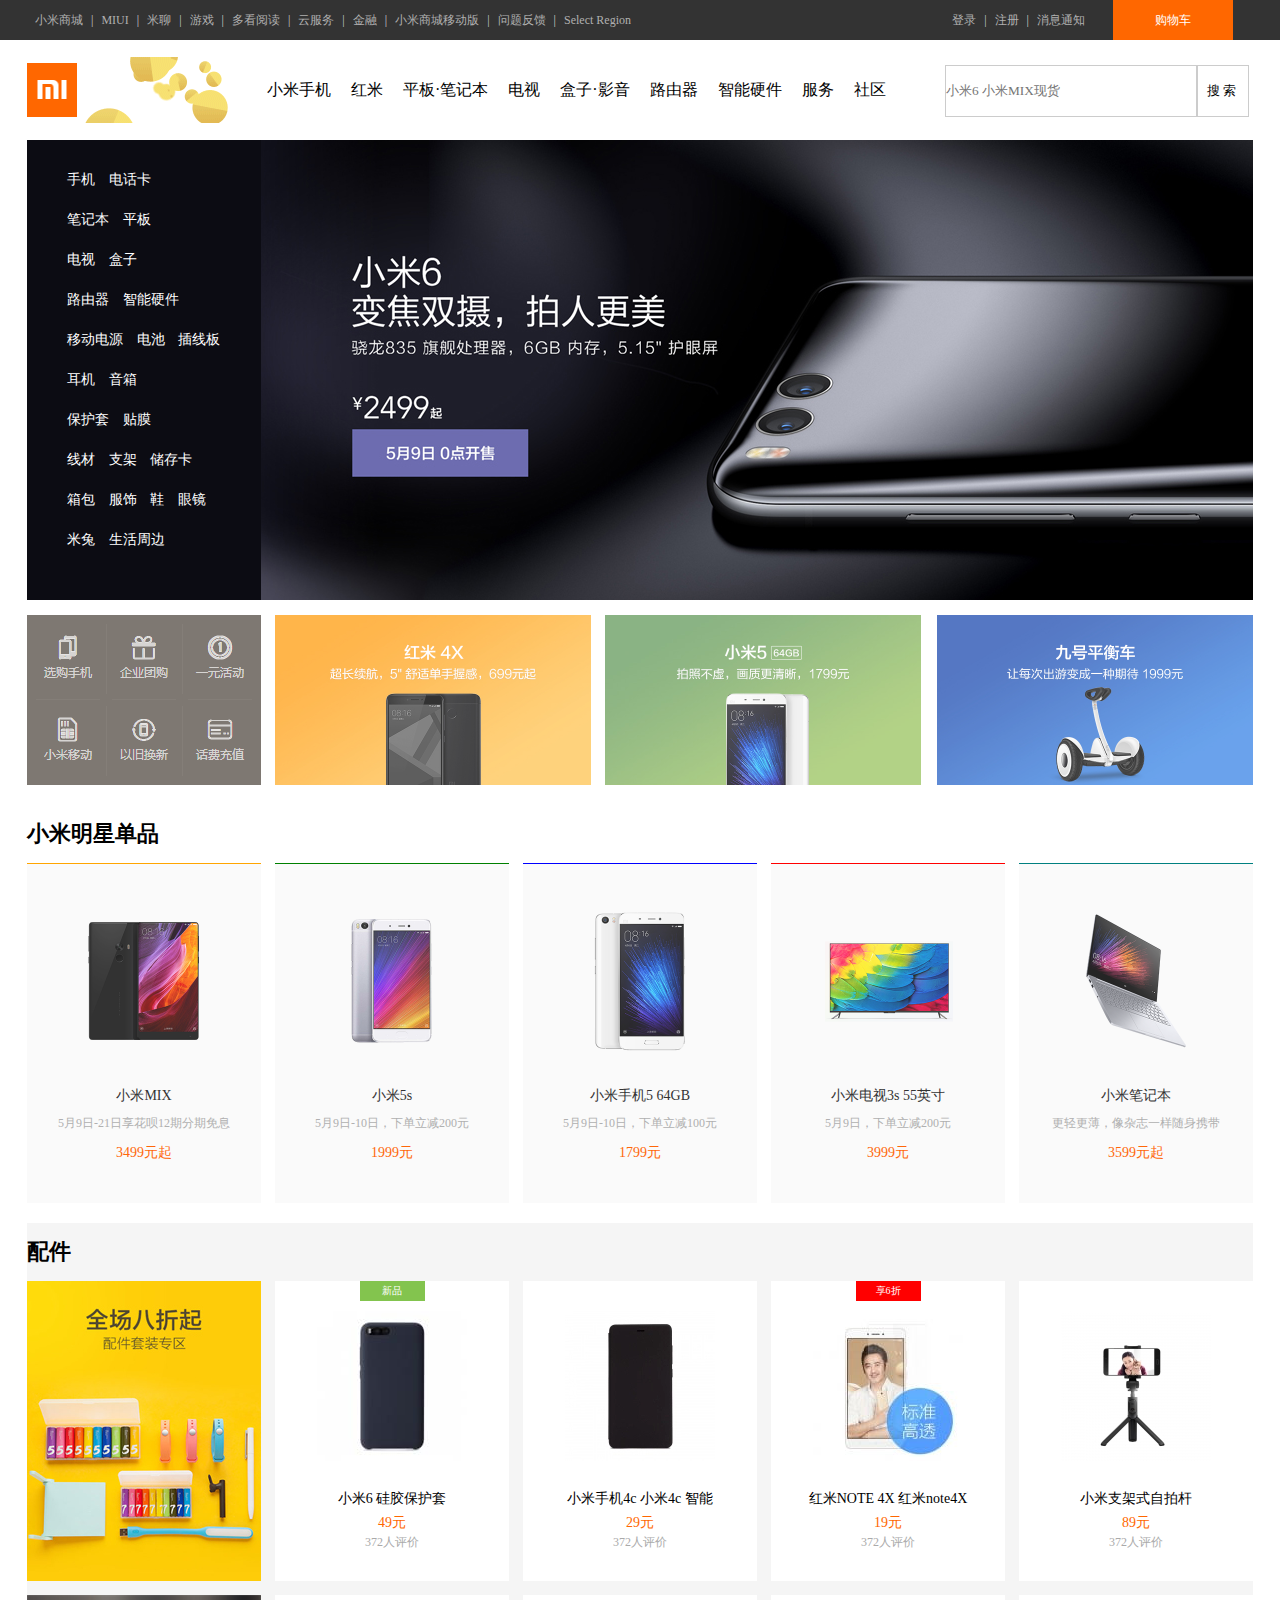
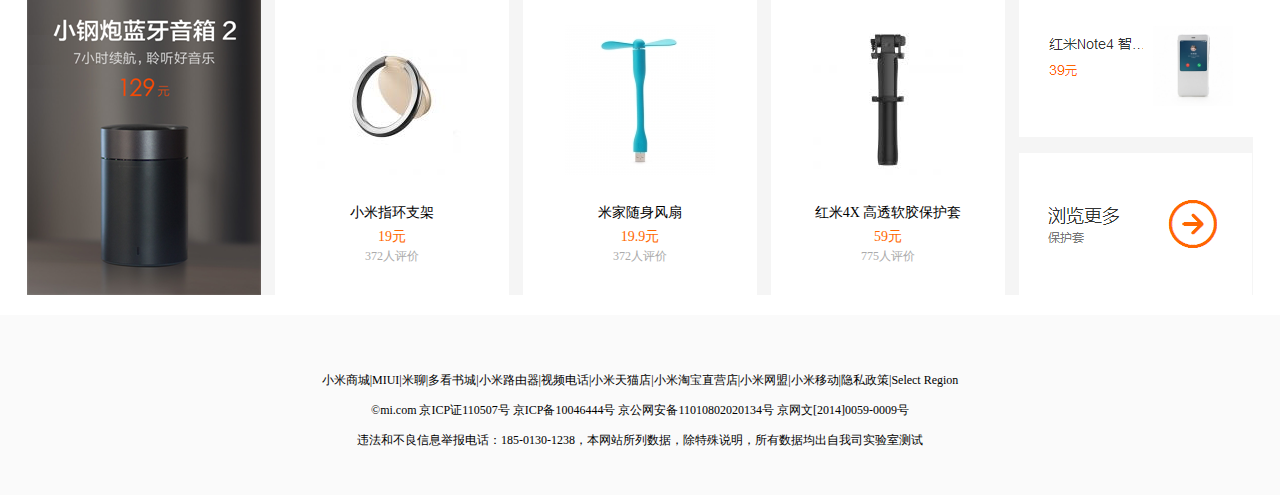
<file: feign/src/main/resources/templates/index.html>
<!DOCTYPE html>
<html xmlns:th="http://www.thymeleaf.org">
	<head>
		<meta charset="UTF-8">
        <meta name="author" content="order by dede58.com"/>
		<title>小米商城</title>
		<link rel="stylesheet" type="text/css" href="../static/css/style.css">
	</head>
	<body>
	<!-- start header -->
		<header>
			<div class="top center">
				<div class="left fl">
					<ul>
						<li><a href="http://www.mi.com/" target="_blank">小米商城</a></li>
						<li>|</li>
						<li><a href="">MIUI</a></li>
						<li>|</li>
						<li><a href="">米聊</a></li>
						<li>|</li>
						<li><a href="">游戏</a></li>
						<li>|</li>
						<li><a href="">多看阅读</a></li>
						<li>|</li>
						<li><a href="">云服务</a></li>
						<li>|</li>
						<li><a href="">金融</a></li>
						<li>|</li>
						<li><a href="">小米商城移动版</a></li>
						<li>|</li>
						<li><a href="">问题反馈</a></li>
						<li>|</li>
						<li><a href="">Select Region</a></li>
						<div class="clear"></div>
					</ul>
				</div>
				<div class="right fr">
					<!--<a href="/cart/findAll">购物车</a></div>-->
					<a onclick="cart()"><div class="gouwuche fr">购物车</div></a>
					<div class="fr">
						<ul>
							<li><a href="/login" target="_blank">登录</a></li>
							<li>|</li>
							<li><a href="/register" target="_blank" >注册</a></li>
							<li>|</li>
							<li><a href="">消息通知</a></li>
						</ul>
					</div>
					<div class="clear"></div>
				</div>
				<div class="clear"></div>
			</div>
		</header>
	<!--end header -->

<!-- start banner_x -->
		<div class="banner_x center">
			<a href="index.html" target="_blank"><div class="logo fl"></div></a>
			<a href=""><div class="ad_top fl"></div></a>
			<div class="nav fl">
				<ul>
					<li><a href="/product/findAll" target="_blank">小米手机</a></li>
					<li><a href="">红米</a></li>
					<li><a href="">平板·笔记本</a></li>
					<li><a href="">电视</a></li>
					<li><a href="">盒子·影音</a></li>
					<li><a href="">路由器</a></li>
					<li><a href="">智能硬件</a></li>
					<li><a href="">服务</a></li>
					<li><a href="">社区</a></li>
				</ul>
			</div>
			<div class="search fr">
				<form action="" method="post">
					<div class="text fl">
						<input type="text" class="shuru"  placeholder="小米6&nbsp;小米MIX现货">
					</div>
					<div class="submit fl">
						<input type="submit" class="sousuo" value="搜索"/>
					</div>
					<div class="clear"></div>
				</form>
				<div class="clear"></div>
			</div>
		</div>
<!-- end banner_x -->

	<!-- start banner_y -->
		<div class="banner_y center">
			<div class="nav">				
				<ul>
					<li>
						<a href="">手机</a>
						<a href="">电话卡</a>
						<div class="pop">
							<div class="left fl">
								<div>
									<div class="xuangou_left fl">
										<a href="">
											<div class="img fl"><img src="../static/image/xm6_80.png" alt=""></div>
											<span class="fl">小米6</span>
											<div class="clear"></div>
										</a>
									</div>
									<div class="xuangou_right fr"><a href="xiangqing.html" target="_blank">选购</a></div>
									<div class="clear"></div>
								</div>
								<div>
									<div class="xuangou_left fl">
										<a href="">
											<div class="img fl"><img src="../static/image/5c_80.png" alt=""></div>
											<span class="fl">小米手机5c</span>
											<div class="clear"></div>
										</a>
									</div>
									<div class="xuangou_right fr"><a href="">选购</a></div>
									<div class="clear"></div>
								</div>
								<div>
									<div class="xuangou_left fl">
										<a href="">
											<div class="img fl"><img src="../static/image/xmNOTE2-80.jpg" alt=""></div>
											<span class="fl">小米Note 2</span>
											<div class="clear"></div>
										</a>
									</div>
									<div class="xuangou_right fr"><a href="">选购</a></div>
									<div class="clear"></div>
								</div>
								<div>
									<div class="xuangou_left fl">
										<a href="">
											<div class="img fl"><img src="../static/image/MIX-80.jpg" alt=""></div>
											<span class="fl">小米MIX</span>
											<div class="clear"></div>
										</a>
									</div>
									<div class="xuangou_right fr"><a href="">选购</a></div>
									<div class="clear"></div>
								</div>
								<div>
									<div class="xuangou_left fl">
										<a href="">
											<div class="img fl"><img src="../static/image/MIX-80.jpg" alt=""></div>
											<span class="fl">小米5s</span>
											<div class="clear"></div>
										</a>
									</div>
									<div class="xuangou_right fr"><a href="">选购</a></div>
									<div class="clear"></div>
								</div>
								<div>
									<div class="xuangou_left fl">
										<a href="">
											<div class="img fl"><img src="../static/image/xm5Splus.jpg" alt=""></div>
											<span class="fl">小米5s Plus</span>
											<div class="clear"></div>
										</a>
									</div>
									<div class="xuangou_right fr"><a href="">选购</a></div>
									<div class="clear"></div>
								</div>								
							</div>
							<div class="ctn fl">
								<div>
									<div class="xuangou_left fl">
										<a href="">
											<div class="img fl"><img src="../static/image/xm5-80.jpg" alt=""></div>
											<span class="fl">小米手机5</span>
											<div class="clear"></div>
										</a>
									</div>
									<div class="xuangou_right fr"><a href="">选购</a></div>
									<div class="clear"></div>
								</div>
								<div>
									<div class="xuangou_left fl">
										<a href="">
											<div class="img fl"><img src="../static/image/hmn4x80.png" alt=""></div>
											<span class="fl">红米Note 4X</span>
											<div class="clear"></div>
										</a>
									</div>
									<div class="xuangou_right fr"><a href="">选购</a></div>
									<div class="clear"></div>
								</div>
								<div>
									<div class="xuangou_left fl">
										<a href="">
											<div class="img fl"><img src="../static/image/hmnote4-80.jpg" alt=""></div>
											<span class="fl">红米Note-4</span>
											<div class="clear"></div>
										</a>
									</div>
									<div class="xuangou_right fr"><a href="">选购</a></div>
									<div class="clear"></div>
								</div>
								<div>
									<div class="xuangou_left fl">
										<a href="">
											<div class="img fl"><img src="../static/image/hm4x_80.png" alt=""></div>
											<span class="fl">红米4x</span>
											<div class="clear"></div>
										</a>
									</div>
									<div class="xuangou_right fr"><a href="">选购</a></div>
									<div class="clear"></div>
								</div>
								<div>
									<div class="xuangou_left fl">
										<a href="">
											<div class="img fl"><img src="../static/image/hm4-80.jpg" alt=""></div>
											<span class="fl">红米4</span>
											<div class="clear"></div>
										</a>
									</div>
									<div class="xuangou_right fr"><a href="">选购</a></div>
									<div class="clear"></div>
								</div>
								<div>
									<div class="xuangou_left fl">
										<a href="">
											<div class="img fl"><img src="../static/image/hm4A-80.jpg" alt=""></div>
											<span class="fl">红米4A</span>
											<div class="clear"></div>
										</a>
									</div>
									<div class="xuangou_right fr"><a href="">选购</a></div>
									<div class="clear"></div>
								</div>
							</div>
							<div class="right fl">
								<div>
									<div class="xuangou_left fl">
										<a href="">
											<div class="img fl"><img src="../static/image/compare.jpg" alt=""></div>
											<span class="fl">对比手机</span>
											<div class="clear"></div>
										</a>
									</div>
									<!-- <div class="xuangou_right fr"><a href="">选购</a></div> -->
									<div class="clear"></div>
								</div>
								<div>
									<div class="xuangou_left fl">
										<a href="">
											<div class="img fl"><img src="../static/image/mimobile.jpg" alt=""></div>
											<span class="fl">小米移动&nbsp;电话卡</span>
											<div class="clear"></div>
										</a>
									</div>
									<!-- <div class="xuangou_right fr"><a href="">选购</a></div> -->
									<div class="clear"></div>
								</div>
							</div>
							<div class="clear"></div>
						</div>
					</li>
					<li>
						<a href="">笔记本</a>
						<a href="">平板</a>
						<div class="pop">
							<div class="left fl">
								<div>
									<div class="xuangou_left fl">
										<a href="">
											<div class="img fl"><img src="../static/image/xm6_80.png" alt=""></div>
											<span class="fl">小米6</span>
											<div class="clear"></div>
										</a>
									</div>
									<div class="xuangou_right fr"><a href="">选购</a></div>
									<div class="clear"></div>
								</div>
								<div>
									<div class="xuangou_left fl">
										<a href="">
											<div class="img fl"><img src="../static/image/5c_80.png" alt=""></div>
											<span class="fl">小米手机5c</span>
											<div class="clear"></div>
										</a>
									</div>
									<div class="xuangou_right fr"><a href="">选购</a></div>
									<div class="clear"></div>
								</div>
								<div>
									<div class="xuangou_left fl">
										<a href="">
											<div class="img fl"><img src="../static/image/xmNOTE2-80.jpg" alt=""></div>
											<span class="fl">小米Note 2</span>
											<div class="clear"></div>
										</a>
									</div>
									<div class="xuangou_right fr"><a href="">选购</a></div>
									<div class="clear"></div>
								</div>
								<div>
									<div class="xuangou_left fl">
										<a href="">
											<div class="img fl"><img src="../static/image/MIX-80.jpg" alt=""></div>
											<span class="fl">小米MIX</span>
											<div class="clear"></div>
										</a>
									</div>
									<div class="xuangou_right fr"><a href="">选购</a></div>
									<div class="clear"></div>
								</div>
								<div>
									<div class="xuangou_left fl">
										<a href="">
											<div class="img fl"><img src="../static/image/MIX-80.jpg" alt=""></div>
											<span class="fl">小米5s</span>
											<div class="clear"></div>
										</a>
									</div>
									<div class="xuangou_right fr"><a href="">选购</a></div>
									<div class="clear"></div>
								</div>
								<div>
									<div class="xuangou_left fl">
										<a href="">
											<div class="img fl"><img src="../static/image/xm5Splus.jpg" alt=""></div>
											<span class="fl">小米5s Plus</span>
											<div class="clear"></div>
										</a>
									</div>
									<div class="xuangou_right fr"><a href="">选购</a></div>
									<div class="clear"></div>
								</div>								
							</div>
							<div class="ctn fl">
								<div>
									<div class="xuangou_left fl">
										<a href="">
											<div class="img fl"><img src="../static/image/xm5-80.jpg" alt=""></div>
											<span class="fl">小米手机5</span>
											<div class="clear"></div>
										</a>
									</div>
									<div class="xuangou_right fr"><a href="">选购</a></div>
									<div class="clear"></div>
								</div>
								<div>
									<div class="xuangou_left fl">
										<a href="">
											<div class="img fl"><img src="../static/image/hmn4x80.png" alt=""></div>
											<span class="fl">红米Note 4X</span>
											<div class="clear"></div>
										</a>
									</div>
									<div class="xuangou_right fr"><a href="">选购</a></div>
									<div class="clear"></div>
								</div>
								<div>
									<div class="xuangou_left fl">
										<a href="">
											<div class="img fl"><img src="../static/image/hmnote4-80.jpg" alt=""></div>
											<span class="fl">红米Note-4</span>
											<div class="clear"></div>
										</a>
									</div>
									<div class="xuangou_right fr"><a href="">选购</a></div>
									<div class="clear"></div>
								</div>
								<div>
									<div class="xuangou_left fl">
										<a href="">
											<div class="img fl"><img src="../static/image/hm4x_80.png" alt=""></div>
											<span class="fl">红米4x</span>
											<div class="clear"></div>
										</a>
									</div>
									<div class="xuangou_right fr"><a href="">选购</a></div>
									<div class="clear"></div>
								</div>
								<div>
									<div class="xuangou_left fl">
										<a href="">
											<div class="img fl"><img src="../static/image/hm4-80.jpg" alt=""></div>
											<span class="fl">红米4</span>
											<div class="clear"></div>
										</a>
									</div>
									<div class="xuangou_right fr"><a href="">选购</a></div>
									<div class="clear"></div>
								</div>
								<div>
									<div class="xuangou_left fl">
										<a href="">
											<div class="img fl"><img src="../static/image/hm4A-80.jpg" alt=""></div>
											<span class="fl">红米4A</span>
											<div class="clear"></div>
										</a>
									</div>
									<div class="xuangou_right fr"><a href="">选购</a></div>
									<div class="clear"></div>
								</div>
							</div>
							
							<div class="clear"></div>
						</div>
					</li>
					<li>
						<a href="">电视</a>
						<a href="">盒子</a>
						<div class="pop">
							<div class="left fl">
								<div>
									<div class="xuangou_left fl">
										<a href="">
											<div class="img fl"><img src="../static/image/xm6_80.png" alt=""></div>
											<span class="fl">小米6</span>
											<div class="clear"></div>
										</a>
									</div>
									<div class="xuangou_right fr"><a href="">选购</a></div>
									<div class="clear"></div>
								</div>
								<div>
									<div class="xuangou_left fl">
										<a href="">
											<div class="img fl"><img src="../static/image/5c_80.png" alt=""></div>
											<span class="fl">小米手机5c</span>
											<div class="clear"></div>
										</a>
									</div>
									<div class="xuangou_right fr"><a href="">选购</a></div>
									<div class="clear"></div>
								</div>
								<div>
									<div class="xuangou_left fl">
										<a href="">
											<div class="img fl"><img src="../static/image/xmNOTE2-80.jpg" alt=""></div>
											<span class="fl">小米Note 2</span>
											<div class="clear"></div>
										</a>
									</div>
									<div class="xuangou_right fr"><a href="">选购</a></div>
									<div class="clear"></div>
								</div>
								<div>
									<div class="xuangou_left fl">
										<a href="">
											<div class="img fl"><img src="../static/image/MIX-80.jpg" alt=""></div>
											<span class="fl">小米MIX</span>
											<div class="clear"></div>
										</a>
									</div>
									<div class="xuangou_right fr"><a href="">选购</a></div>
									<div class="clear"></div>
								</div>
								<div>
									<div class="xuangou_left fl">
										<a href="">
											<div class="img fl"><img src="../static/image/MIX-80.jpg" alt=""></div>
											<span class="fl">小米5s</span>
											<div class="clear"></div>
										</a>
									</div>
									<div class="xuangou_right fr"><a href="">选购</a></div>
									<div class="clear"></div>
								</div>
								<div>
									<div class="xuangou_left fl">
										<a href="">
											<div class="img fl"><img src="../static/image/xm5Splus.jpg" alt=""></div>
											<span class="fl">小米5s Plus</span>
											<div class="clear"></div>
										</a>
									</div>
									<div class="xuangou_right fr"><a href="">选购</a></div>
									<div class="clear"></div>
								</div>								
							</div>
							<div class="ctn fl">
								<div>
									<div class="xuangou_left fl">
										<a href="">
											<div class="img fl"><img src="../static/image/xm5-80.jpg" alt=""></div>
											<span class="fl">小米手机5</span>
											<div class="clear"></div>
										</a>
									</div>
									<div class="xuangou_right fr"><a href="">选购</a></div>
									<div class="clear"></div>
								</div>
								<div>
									<div class="xuangou_left fl">
										<a href="">
											<div class="img fl"><img src="../static/image/hmn4x80.png" alt=""></div>
											<span class="fl">红米Note 4X</span>
											<div class="clear"></div>
										</a>
									</div>
									<div class="xuangou_right fr"><a href="">选购</a></div>
									<div class="clear"></div>
								</div>
								<div>
									<div class="xuangou_left fl">
										<a href="">
											<div class="img fl"><img src="../static/image/hmnote4-80.jpg" alt=""></div>
											<span class="fl">红米Note-4</span>
											<div class="clear"></div>
										</a>
									</div>
									<div class="xuangou_right fr"><a href="">选购</a></div>
									<div class="clear"></div>
								</div>
								<div>
									<div class="xuangou_left fl">
										<a href="">
											<div class="img fl"><img src="../static/image/hm4x_80.png" alt=""></div>
											<span class="fl">红米4x</span>
											<div class="clear"></div>
										</a>
									</div>
									<div class="xuangou_right fr"><a href="">选购</a></div>
									<div class="clear"></div>
								</div>
								<div>
									<div class="xuangou_left fl">
										<a href="">
											<div class="img fl"><img src="../static/image/hm4-80.jpg" alt=""></div>
											<span class="fl">红米4</span>
											<div class="clear"></div>
										</a>
									</div>
									<div class="xuangou_right fr"><a href="">选购</a></div>
									<div class="clear"></div>
								</div>
								<div>
									<div class="xuangou_left fl">
										<a href="">
											<div class="img fl"><img src="../static/image/hm4A-80.jpg" alt=""></div>
											<span class="fl">红米4A</span>
											<div class="clear"></div>
										</a>
									</div>
									<div class="xuangou_right fr"><a href="">选购</a></div>
									<div class="clear"></div>
								</div>
							</div>
							<div class="right fl">
								<div>
									<div class="xuangou_left fl">
										<a href="">
											<div class="img fl"><img src="../static/image/compare.jpg" alt=""></div>
											<span class="fl">对比手机</span>
											<div class="clear"></div>
										</a>
									</div>
									<!-- <div class="xuangou_right fr"><a href="">选购</a></div> -->
									<div class="clear"></div>
								</div>
								<div>
									<div class="xuangou_left fl">
										<a href="">
											<div class="img fl"><img src="../static/image/mimobile.jpg" alt=""></div>
											<span class="fl">小米移动&nbsp;电话卡</span>
											<div class="clear"></div>
										</a>
									</div>
									<!-- <div class="xuangou_right fr"><a href="">选购</a></div> -->
									<div class="clear"></div>
								</div>
							</div>
							<div class="clear"></div>
						</div>
					</li>
					<li>
						<a href="">路由器</a>
						<a href="">智能硬件</a>
						<div class="pop">
							<div class="left fl">
								<div>
									<div class="xuangou_left fl">
										<a href="">
											<div class="img fl"><img src="../static/image/xm6_80.png" alt=""></div>
											<span class="fl">小米6</span>
											<div class="clear"></div>
										</a>
									</div>
									<div class="xuangou_right fr"><a href="">选购</a></div>
									<div class="clear"></div>
								</div>
								<div>
									<div class="xuangou_left fl">
										<a href="">
											<div class="img fl"><img src="../static/image/5c_80.png" alt=""></div>
											<span class="fl">小米手机5c</span>
											<div class="clear"></div>
										</a>
									</div>
									<div class="xuangou_right fr"><a href="">选购</a></div>
									<div class="clear"></div>
								</div>
								<div>
									<div class="xuangou_left fl">
										<a href="">
											<div class="img fl"><img src="../static/image/xmNOTE2-80.jpg" alt=""></div>
											<span class="fl">小米Note 2</span>
											<div class="clear"></div>
										</a>
									</div>
									<div class="xuangou_right fr"><a href="">选购</a></div>
									<div class="clear"></div>
								</div>
								<div>
									<div class="xuangou_left fl">
										<a href="">
											<div class="img fl"><img src="../static/image/MIX-80.jpg" alt=""></div>
											<span class="fl">小米MIX</span>
											<div class="clear"></div>
										</a>
									</div>
									<div class="xuangou_right fr"><a href="">选购</a></div>
									<div class="clear"></div>
								</div>
								<div>
									<div class="xuangou_left fl">
										<a href="">
											<div class="img fl"><img src="../static/image/MIX-80.jpg" alt=""></div>
											<span class="fl">小米5s</span>
											<div class="clear"></div>
										</a>
									</div>
									<div class="xuangou_right fr"><a href="">选购</a></div>
									<div class="clear"></div>
								</div>
								<div>
									<div class="xuangou_left fl">
										<a href="">
											<div class="img fl"><img src="../static/image/xm5Splus.jpg" alt=""></div>
											<span class="fl">小米5s Plus</span>
											<div class="clear"></div>
										</a>
									</div>
									<div class="xuangou_right fr"><a href="">选购</a></div>
									<div class="clear"></div>
								</div>								
							</div>
							<div class="ctn fl">
								<div>
									<div class="xuangou_left fl">
										<a href="">
											<div class="img fl"><img src="../static/image/xm5-80.jpg" alt=""></div>
											<span class="fl">小米手机5</span>
											<div class="clear"></div>
										</a>
									</div>
									<div class="xuangou_right fr"><a href="">选购</a></div>
									<div class="clear"></div>
								</div>
								<div>
									<div class="xuangou_left fl">
										<a href="">
											<div class="img fl"><img src="../static/image/hmn4x80.png" alt=""></div>
											<span class="fl">红米Note 4X</span>
											<div class="clear"></div>
										</a>
									</div>
									<div class="xuangou_right fr"><a href="">选购</a></div>
									<div class="clear"></div>
								</div>
								<div>
									<div class="xuangou_left fl">
										<a href="">
											<div class="img fl"><img src="../static/image/hmnote4-80.jpg" alt=""></div>
											<span class="fl">红米Note-4</span>
											<div class="clear"></div>
										</a>
									</div>
									<div class="xuangou_right fr"><a href="">选购</a></div>
									<div class="clear"></div>
								</div>
								<div>
									<div class="xuangou_left fl">
										<a href="">
											<div class="img fl"><img src="../static/image/hm4x_80.png" alt=""></div>
											<span class="fl">红米4x</span>
											<div class="clear"></div>
										</a>
									</div>
									<div class="xuangou_right fr"><a href="">选购</a></div>
									<div class="clear"></div>
								</div>
								<div>
									<div class="xuangou_left fl">
										<a href="">
											<div class="img fl"><img src="../static/image/hm4-80.jpg" alt=""></div>
											<span class="fl">红米4</span>
											<div class="clear"></div>
										</a>
									</div>
									<div class="xuangou_right fr"><a href="">选购</a></div>
									<div class="clear"></div>
								</div>
								<div>
									<div class="xuangou_left fl">
										<a href="">
											<div class="img fl"><img src="../static/image/hm4A-80.jpg" alt=""></div>
											<span class="fl">红米4A</span>
											<div class="clear"></div>
										</a>
									</div>
									<div class="xuangou_right fr"><a href="">选购</a></div>
									<div class="clear"></div>
								</div>
							</div>
							<div class="right fl">
								<div>
									<div class="xuangou_left fl">
										<a href="">
											<div class="img fl"><img src="../static/image/compare.jpg" alt=""></div>
											<span class="fl">对比手机</span>
											<div class="clear"></div>
										</a>
									</div>
									<!-- <div class="xuangou_right fr"><a href="">选购</a></div> -->
									<div class="clear"></div>
								</div>
								<div>
									<div class="xuangou_left fl">
										<a href="">
											<div class="img fl"><img src="../static/image/mimobile.jpg" alt=""></div>
											<span class="fl">小米移动&nbsp;电话卡</span>
											<div class="clear"></div>
										</a>
									</div>
									<!-- <div class="xuangou_right fr"><a href="">选购</a></div> -->
									<div class="clear"></div>
								</div>
							</div>
							<div class="clear"></div>
						</div>
					</li>
					<li>
						<a href="">移动电源</a>
						<a href="">电池</a>
						<a href="">插线板</a>
						<div class="pop">
							<div class="left fl">
								<div>
									<div class="xuangou_left fl">
										<a href="">
											<div class="img fl"><img src="../static/image/xm6_80.png" alt=""></div>
											<span class="fl">小米6</span>
											<div class="clear"></div>
										</a>
									</div>
									<div class="xuangou_right fr"><a href="">选购</a></div>
									<div class="clear"></div>
								</div>
								<div>
									<div class="xuangou_left fl">
										<a href="">
											<div class="img fl"><img src="../static/image/5c_80.png" alt=""></div>
											<span class="fl">小米手机5c</span>
											<div class="clear"></div>
										</a>
									</div>
									<div class="xuangou_right fr"><a href="">选购</a></div>
									<div class="clear"></div>
								</div>
								<div>
									<div class="xuangou_left fl">
										<a href="">
											<div class="img fl"><img src="../static/image/xmNOTE2-80.jpg" alt=""></div>
											<span class="fl">小米Note 2</span>
											<div class="clear"></div>
										</a>
									</div>
									<div class="xuangou_right fr"><a href="">选购</a></div>
									<div class="clear"></div>
								</div>
								<div>
									<div class="xuangou_left fl">
										<a href="">
											<div class="img fl"><img src="../static/image/MIX-80.jpg" alt=""></div>
											<span class="fl">小米MIX</span>
											<div class="clear"></div>
										</a>
									</div>
									<div class="xuangou_right fr"><a href="">选购</a></div>
									<div class="clear"></div>
								</div>
								<div>
									<div class="xuangou_left fl">
										<a href="">
											<div class="img fl"><img src="../static/image/MIX-80.jpg" alt=""></div>
											<span class="fl">小米5s</span>
											<div class="clear"></div>
										</a>
									</div>
									<div class="xuangou_right fr"><a href="">选购</a></div>
									<div class="clear"></div>
								</div>
								<div>
									<div class="xuangou_left fl">
										<a href="">
											<div class="img fl"><img src="../static/image/xm5Splus.jpg" alt=""></div>
											<span class="fl">小米5s Plus</span>
											<div class="clear"></div>
										</a>
									</div>
									<div class="xuangou_right fr"><a href="">选购</a></div>
									<div class="clear"></div>
								</div>								
							</div>
							<div class="ctn fl">
								<div>
									<div class="xuangou_left fl">
										<a href="">
											<div class="img fl"><img src="../static/image/xm5-80.jpg" alt=""></div>
											<span class="fl">小米手机5</span>
											<div class="clear"></div>
										</a>
									</div>
									<div class="xuangou_right fr"><a href="">选购</a></div>
									<div class="clear"></div>
								</div>
								<div>
									<div class="xuangou_left fl">
										<a href="">
											<div class="img fl"><img src="../static/image/hmn4x80.png" alt=""></div>
											<span class="fl">红米Note 4X</span>
											<div class="clear"></div>
										</a>
									</div>
									<div class="xuangou_right fr"><a href="">选购</a></div>
									<div class="clear"></div>
								</div>
								<div>
									<div class="xuangou_left fl">
										<a href="">
											<div class="img fl"><img src="../static/image/hmnote4-80.jpg" alt=""></div>
											<span class="fl">红米Note-4</span>
											<div class="clear"></div>
										</a>
									</div>
									<div class="xuangou_right fr"><a href="">选购</a></div>
									<div class="clear"></div>
								</div>
								<div>
									<div class="xuangou_left fl">
										<a href="">
											<div class="img fl"><img src="../static/image/hm4x_80.png" alt=""></div>
											<span class="fl">红米4x</span>
											<div class="clear"></div>
										</a>
									</div>
									<div class="xuangou_right fr"><a href="">选购</a></div>
									<div class="clear"></div>
								</div>
								<div>
									<div class="xuangou_left fl">
										<a href="">
											<div class="img fl"><img src="../static/image/hm4-80.jpg" alt=""></div>
											<span class="fl">红米4</span>
											<div class="clear"></div>
										</a>
									</div>
									<div class="xuangou_right fr"><a href="">选购</a></div>
									<div class="clear"></div>
								</div>
								<div>
									<div class="xuangou_left fl">
										<a href="">
											<div class="img fl"><img src="../static/image/hm4A-80.jpg" alt=""></div>
											<span class="fl">红米4A</span>
											<div class="clear"></div>
										</a>
									</div>
									<div class="xuangou_right fr"><a href="">选购</a></div>
									<div class="clear"></div>
								</div>
							</div>
							<div class="right fl">
								<div>
									<div class="xuangou_left fl">
										<a href="">
											<div class="img fl"><img src="../static/image/compare.jpg" alt=""></div>
											<span class="fl">对比手机</span>
											<div class="clear"></div>
										</a>
									</div>
									<!-- <div class="xuangou_right fr"><a href="">选购</a></div> -->
									<div class="clear"></div>
								</div>
								<div>
									<div class="xuangou_left fl">
										<a href="">
											<div class="img fl"><img src="../static/image/mimobile.jpg" alt=""></div>
											<span class="fl">小米移动&nbsp;电话卡</span>
											<div class="clear"></div>
										</a>
									</div>
									<!-- <div class="xuangou_right fr"><a href="">选购</a></div> -->
									<div class="clear"></div>
								</div>
							</div>
							<div class="clear"></div>
						</div>
					</li>
					<li>
						<a href="">耳机</a>
						<a href="">音箱</a>
						<div class="pop">
							<div class="left fl">
								<div>
									<div class="xuangou_left fl">
										<a href="">
											<div class="img fl"><img src="../static/image/xm6_80.png" alt=""></div>
											<span class="fl">小米6</span>
											<div class="clear"></div>
										</a>
									</div>
									<div class="xuangou_right fr"><a href="">选购</a></div>
									<div class="clear"></div>
								</div>
								<div>
									<div class="xuangou_left fl">
										<a href="">
											<div class="img fl"><img src="../static/image/5c_80.png" alt=""></div>
											<span class="fl">小米手机5c</span>
											<div class="clear"></div>
										</a>
									</div>
									<div class="xuangou_right fr"><a href="">选购</a></div>
									<div class="clear"></div>
								</div>
								<div>
									<div class="xuangou_left fl">
										<a href="">
											<div class="img fl"><img src="../static/image/xmNOTE2-80.jpg" alt=""></div>
											<span class="fl">小米Note 2</span>
											<div class="clear"></div>
										</a>
									</div>
									<div class="xuangou_right fr"><a href="">选购</a></div>
									<div class="clear"></div>
								</div>
								<div>
									<div class="xuangou_left fl">
										<a href="">
											<div class="img fl"><img src="../static/image/MIX-80.jpg" alt=""></div>
											<span class="fl">小米MIX</span>
											<div class="clear"></div>
										</a>
									</div>
									<div class="xuangou_right fr"><a href="">选购</a></div>
									<div class="clear"></div>
								</div>
								<div>
									<div class="xuangou_left fl">
										<a href="">
											<div class="img fl"><img src="../static/image/MIX-80.jpg" alt=""></div>
											<span class="fl">小米5s</span>
											<div class="clear"></div>
										</a>
									</div>
									<div class="xuangou_right fr"><a href="">选购</a></div>
									<div class="clear"></div>
								</div>
								<div>
									<div class="xuangou_left fl">
										<a href="">
											<div class="img fl"><img src="../static/image/xm5Splus.jpg" alt=""></div>
											<span class="fl">小米5s Plus</span>
											<div class="clear"></div>
										</a>
									</div>
									<div class="xuangou_right fr"><a href="">选购</a></div>
									<div class="clear"></div>
								</div>
							</div>
							<div class="ctn fl">
								<div>
									<div class="xuangou_left fl">
										<a href="">
											<div class="img fl"><img src="../static/image/xm5-80.jpg" alt=""></div>
											<span class="fl">小米手机5</span>
											<div class="clear"></div>
										</a>
									</div>
									<div class="xuangou_right fr"><a href="">选购</a></div>
									<div class="clear"></div>
								</div>
								<div>
									<div class="xuangou_left fl">
										<a href="">
											<div class="img fl"><img src="../static/image/hmn4x80.png" alt=""></div>
											<span class="fl">红米Note 4X</span>
											<div class="clear"></div>
										</a>
									</div>
									<div class="xuangou_right fr"><a href="">选购</a></div>
									<div class="clear"></div>
								</div>
								<div>
									<div class="xuangou_left fl">
										<a href="">
											<div class="img fl"><img src="../static/image/hmnote4-80.jpg" alt=""></div>
											<span class="fl">红米Note-4</span>
											<div class="clear"></div>
										</a>
									</div>
									<div class="xuangou_right fr"><a href="">选购</a></div>
									<div class="clear"></div>
								</div>
								<div>
									<div class="xuangou_left fl">
										<a href="">
											<div class="img fl"><img src="../static/image/hm4x_80.png" alt=""></div>
											<span class="fl">红米4x</span>
											<div class="clear"></div>
										</a>
									</div>
									<div class="xuangou_right fr"><a href="">选购</a></div>
									<div class="clear"></div>
								</div>
								<div>
									<div class="xuangou_left fl">
										<a href="">
											<div class="img fl"><img src="../static/image/hm4-80.jpg" alt=""></div>
											<span class="fl">红米4</span>
											<div class="clear"></div>
										</a>
									</div>
									<div class="xuangou_right fr"><a href="">选购</a></div>
									<div class="clear"></div>
								</div>
								<div>
									<div class="xuangou_left fl">
										<a href="">
											<div class="img fl"><img src="../static/image/hm4A-80.jpg" alt=""></div>
											<span class="fl">红米4A</span>
											<div class="clear"></div>
										</a>
									</div>
									<div class="xuangou_right fr"><a href="">选购</a></div>
									<div class="clear"></div>
								</div>
							</div>
							<div class="right fl">
								<div>
									<div class="xuangou_left fl">
										<a href="">
											<div class="img fl"><img src="../static/image/compare.jpg" alt=""></div>
											<span class="fl">对比手机</span>
											<div class="clear"></div>
										</a>
									</div>
									<!-- <div class="xuangou_right fr"><a href="">选购</a></div> -->
									<div class="clear"></div>
								</div>
								<div>
									<div class="xuangou_left fl">
										<a href="">
											<div class="img fl"><img src="../static/image/mimobile.jpg" alt=""></div>
											<span class="fl">小米移动&nbsp;电话卡</span>
											<div class="clear"></div>
										</a>
									</div>
									<!-- <div class="xuangou_right fr"><a href="">选购</a></div> -->
									<div class="clear"></div>
								</div>
							</div>
							<div class="clear"></div>
						</div>
					</li>
					<li>
						<a href="">保护套</a>
						<a href="">贴膜</a>
						<div class="pop">
							<div class="left fl">
								<div>
									<div class="xuangou_left fl">
										<a href="">
											<div class="img fl"><img src="../static/image/xm6_80.png" alt=""></div>
											<span class="fl">小米6</span>
											<div class="clear"></div>
										</a>
									</div>
									<div class="xuangou_right fr"><a href="">选购</a></div>
									<div class="clear"></div>
								</div>
								<div>
									<div class="xuangou_left fl">
										<a href="">
											<div class="img fl"><img src="../static/image/5c_80.png" alt=""></div>
											<span class="fl">小米手机5c</span>
											<div class="clear"></div>
										</a>
									</div>
									<div class="xuangou_right fr"><a href="">选购</a></div>
									<div class="clear"></div>
								</div>
								<div>
									<div class="xuangou_left fl">
										<a href="">
											<div class="img fl"><img src="../static/image/xmNOTE2-80.jpg" alt=""></div>
											<span class="fl">小米Note 2</span>
											<div class="clear"></div>
										</a>
									</div>
									<div class="xuangou_right fr"><a href="">选购</a></div>
									<div class="clear"></div>
								</div>
								<div>
									<div class="xuangou_left fl">
										<a href="">
											<div class="img fl"><img src="../static/image/MIX-80.jpg" alt=""></div>
											<span class="fl">小米MIX</span>
											<div class="clear"></div>
										</a>
									</div>
									<div class="xuangou_right fr"><a href="">选购</a></div>
									<div class="clear"></div>
								</div>
								<div>
									<div class="xuangou_left fl">
										<a href="">
											<div class="img fl"><img src="../static/image/MIX-80.jpg" alt=""></div>
											<span class="fl">小米5s</span>
											<div class="clear"></div>
										</a>
									</div>
									<div class="xuangou_right fr"><a href="">选购</a></div>
									<div class="clear"></div>
								</div>
								<div>
									<div class="xuangou_left fl">
										<a href="">
											<div class="img fl"><img src="../static/image/xm5Splus.jpg" alt=""></div>
											<span class="fl">小米5s Plus</span>
											<div class="clear"></div>
										</a>
									</div>
									<div class="xuangou_right fr"><a href="">选购</a></div>
									<div class="clear"></div>
								</div>								
							</div>							
							<div class="clear"></div>
						</div>
					</li>
					<li>
						<a href="">线材</a>
						<a href="">支架</a>
						<a href="">储存卡</a>
						<div class="pop">
							<div class="left fl">
								<div>
									<div class="xuangou_left fl">
										<a href="">
											<div class="img fl"><img src="../static/image/xm6_80.png" alt=""></div>
											<span class="fl">小米6</span>
											<div class="clear"></div>
										</a>
									</div>
									<div class="xuangou_right fr"><a href="">选购</a></div>
									<div class="clear"></div>
								</div>
								<div>
									<div class="xuangou_left fl">
										<a href="">
											<div class="img fl"><img src="../static/image/5c_80.png" alt=""></div>
											<span class="fl">小米手机5c</span>
											<div class="clear"></div>
										</a>
									</div>
									<div class="xuangou_right fr"><a href="">选购</a></div>
									<div class="clear"></div>
								</div>
								<div>
									<div class="xuangou_left fl">
										<a href="">
											<div class="img fl"><img src="../static/image/xmNOTE2-80.jpg" alt=""></div>
											<span class="fl">小米Note 2</span>
											<div class="clear"></div>
										</a>
									</div>
									<div class="xuangou_right fr"><a href="">选购</a></div>
									<div class="clear"></div>
								</div>
								<div>
									<div class="xuangou_left fl">
										<a href="">
											<div class="img fl"><img src="../static/image/MIX-80.jpg" alt=""></div>
											<span class="fl">小米MIX</span>
											<div class="clear"></div>
										</a>
									</div>
									<div class="xuangou_right fr"><a href="">选购</a></div>
									<div class="clear"></div>
								</div>
								<div>
									<div class="xuangou_left fl">
										<a href="">
											<div class="img fl"><img src="../static/image/MIX-80.jpg" alt=""></div>
											<span class="fl">小米5s</span>
											<div class="clear"></div>
										</a>
									</div>
									<div class="xuangou_right fr"><a href="">选购</a></div>
									<div class="clear"></div>
								</div>
								<div>
									<div class="xuangou_left fl">
										<a href="">
											<div class="img fl"><img src="../static/image/xm5Splus.jpg" alt=""></div>
											<span class="fl">小米5s Plus</span>
											<div class="clear"></div>
										</a>
									</div>
									<div class="xuangou_right fr"><a href="">选购</a></div>
									<div class="clear"></div>
								</div>			
							</div>
							<div class="clear"></div>
						</div>
					</li>
					<li>
						<a href="">箱包</a>
						<a href="">服饰</a>
						<a href="">鞋</a>
						<a href="">眼镜</a>
						<div class="pop">
							<div class="left fl">
								<div>
									<div class="xuangou_left fl">
										<a href="">
											<div class="img fl"><img src="../static/image/xm6_80.png" alt=""></div>
											<span class="fl">小米6</span>
											<div class="clear"></div>
										</a>
									</div>
									<div class="xuangou_right fr"><a href="">选购</a></div>
									<div class="clear"></div>
								</div>
								<div>
									<div class="xuangou_left fl">
										<a href="">
											<div class="img fl"><img src="../static/image/5c_80.png" alt=""></div>
											<span class="fl">小米手机5c</span>
											<div class="clear"></div>
										</a>
									</div>
									<div class="xuangou_right fr"><a href="">选购</a></div>
									<div class="clear"></div>
								</div>
								<div>
									<div class="xuangou_left fl">
										<a href="">
											<div class="img fl"><img src="../static/image/xmNOTE2-80.jpg" alt=""></div>
											<span class="fl">小米Note 2</span>
											<div class="clear"></div>
										</a>
									</div>
									<div class="xuangou_right fr"><a href="">选购</a></div>
									<div class="clear"></div>
								</div>
								<div>
									<div class="xuangou_left fl">
										<a href="">
											<div class="img fl"><img src="../static/image/MIX-80.jpg" alt=""></div>
											<span class="fl">小米MIX</span>
											<div class="clear"></div>
										</a>
									</div>
									<div class="xuangou_right fr"><a href="">选购</a></div>
									<div class="clear"></div>
								</div>
								<div>
									<div class="xuangou_left fl">
										<a href="">
											<div class="img fl"><img src="../static/image/MIX-80.jpg" alt=""></div>
											<span class="fl">小米5s</span>
											<div class="clear"></div>
										</a>
									</div>
									<div class="xuangou_right fr"><a href="">选购</a></div>
									<div class="clear"></div>
								</div>
								<div>
									<div class="xuangou_left fl">
										<a href="">
											<div class="img fl"><img src="../static/image/xm5Splus.jpg" alt=""></div>
											<span class="fl">小米5s Plus</span>
											<div class="clear"></div>
										</a>
									</div>
									<div class="xuangou_right fr"><a href="">选购</a></div>
									<div class="clear"></div>
								</div>								
							</div>							
							<div class="clear"></div>
						</div>
					</li>
					<li>
						<a href="">米兔</a>
						<a href="">生活周边</a>
						<div class="pop">
							<div class="left fl">
								<div>
									<div class="xuangou_left fl">
										<a href="">
											<div class="img fl"><img src="../static/image/xm6_80.png" alt=""></div>
											<span class="fl">小米6</span>
											<div class="clear"></div>
										</a>
									</div>
									<div class="xuangou_right fr"><a href="">选购</a></div>
									<div class="clear"></div>
								</div>
								<div>
									<div class="xuangou_left fl">
										<a href="">
											<div class="img fl"><img src="../static/image/5c_80.png" alt=""></div>
											<span class="fl">小米手机5c</span>
											<div class="clear"></div>
										</a>
									</div>
									<div class="xuangou_right fr"><a href="">选购</a></div>
									<div class="clear"></div>
								</div>
								<div>
									<div class="xuangou_left fl">
										<a href="">
											<div class="img fl"><img src="../static/image/xmNOTE2-80.jpg" alt=""></div>
											<span class="fl">小米Note 2</span>
											<div class="clear"></div>
										</a>
									</div>
									<div class="xuangou_right fr"><a href="">选购</a></div>
									<div class="clear"></div>
								</div>
								<div>
									<div class="xuangou_left fl">
										<a href="">
											<div class="img fl"><img src="../static/image/MIX-80.jpg" alt=""></div>
											<span class="fl">小米MIX</span>
											<div class="clear"></div>
										</a>
									</div>
									<div class="xuangou_right fr"><a href="">选购</a></div>
									<div class="clear"></div>
								</div>
								<div>
									<div class="xuangou_left fl">
										<a href="">
											<div class="img fl"><img src="../static/image/MIX-80.jpg" alt=""></div>
											<span class="fl">小米5s</span>
											<div class="clear"></div>
										</a>
									</div>
									<div class="xuangou_right fr"><a href="">选购</a></div>
									<div class="clear"></div>
								</div>
								<div>
									<div class="xuangou_left fl">
										<a href="">
											<div class="img fl"><img src="../static/image/xm5Splus.jpg" alt=""></div>
											<span class="fl">小米5s Plus</span>
											<div class="clear"></div>
										</a>
									</div>
									<div class="xuangou_right fr"><a href="">选购</a></div>
									<div class="clear"></div>
								</div>								
							</div>							
							<div class="clear"></div>
						</div>
					</li>
				</ul>
			</div>
		
		</div>	

		<div class="sub_banner center">
			<div class="sidebar fl">
				<div class="fl"><a href=""><img src="../static/image/hjh_01.gif"></a></div>
				<div class="fl"><a href=""><img src="../static/image/hjh_02.gif"></a></div>
				<div class="fl"><a href=""><img src="../static/image/hjh_03.gif"></a></div>
				<div class="fl"><a href=""><img src="../static/image/hjh_04.gif"></a></div>
				<div class="fl"><a href=""><img src="../static/image/hjh_05.gif"></a></div>
				<div class="fl"><a href=""><img src="../static/image/hjh_06.gif"></a></div>
				<div class="clear"></div>
			</div>
			<div class="datu fl"><a href=""><img src="../static/image/hongmi4x.png" alt=""></a></div>
			<div class="datu fl"><a href=""><img src="../static/image/xiaomi5.jpg" alt=""></a></div>
			<div class="datu fr"><a href=""><img src="../static/image/pinghengche.jpg" alt=""></a></div>
			<div class="clear"></div>


		</div>
	<!-- end banner -->
	<div class="tlinks">Collect from <a href="http://www.cssmoban.com/" >企业网站模板</a></div>

	<!-- start danpin -->
		<div class="danpin center">
			
			<div class="biaoti center">小米明星单品</div>
			<div class="main center">
				<div class="mingxing fl">
					<div class="sub_mingxing"><a href=""><img src="../static/image/pinpai1.png" alt=""></a></div>
					<div class="pinpai"><a href="">小米MIX</a></div>
					<div class="youhui">5月9日-21日享花呗12期分期免息</div>
					<div class="jiage">3499元起</div>
				</div>
				<div class="mingxing fl">
					<div class="sub_mingxing"><a href=""><img src="../static/image/pinpai2.png" alt=""></a></div>
					<div class="pinpai"><a href="">小米5s</a></div>
					<div class="youhui">5月9日-10日，下单立减200元</div>
					<div class="jiage">1999元</div>
				</div>
				<div class="mingxing fl">
					<div class="sub_mingxing"><a href=""><img src="../static/image/pinpai3.png" alt=""></a></div>
					<div class="pinpai"><a href="">小米手机5 64GB</a></div>
					<div class="youhui">5月9日-10日，下单立减100元</div>
					<div class="jiage">1799元</div>
				</div>
				<div class="mingxing fl"> 	
					<div class="sub_mingxing"><a href=""><img src="../static/image/pinpai4.png" alt=""></a></div>
					<div class="pinpai"><a href="">小米电视3s 55英寸</a></div>
					<div class="youhui">5月9日，下单立减200元</div>
					<div class="jiage">3999元</div>
				</div>
				<div class="mingxing fl">
					<div class="sub_mingxing"><a href=""><img src="../static/image/pinpai5.png" alt=""></a></div>
					<div class="pinpai"><a href="">小米笔记本</a></div>
					<div class="youhui">更轻更薄，像杂志一样随身携带</div>
					<div class="jiage">3599元起</div>
				</div>
				<div class="clear"></div>
			</div>
		</div>
		<div class="peijian w">
			<div class="biaoti center">配件</div>
			<div class="main center">
				<div class="content">
					<div class="remen fl"><a href=""><img src="../static/image/peijian1.jpg"></a>
					</div>
					<div class="remen fl">
						<div class="xinpin"><span>新品</span></div>
						<div class="tu"><a href=""><img src="../static/image/peijian2.jpg"></a></div>
						<div class="miaoshu"><a href="">小米6 硅胶保护套</a></div>
						<div class="jiage">49元</div>
						<div class="pingjia">372人评价</div>
						<div class="piao">
							<a href="">
								<span>发货速度很快！很配小米6！</span>
								<span>来至于mi狼牙的评价</span>
							</a>
						</div>
					</div>
					<div class="remen fl">
						<div class="xinpin"><span style="background:#fff"></span></div>
						<div class="tu"><a href=""><img src="../static/image/peijian3.jpg"></a></div>
						<div class="miaoshu"><a href="">小米手机4c 小米4c 智能</a></div>
						<div class="jiage">29元</div>
						<div class="pingjia">372人评价</div>
					</div>
					<div class="remen fl">
						<div class="xinpin"><span style="background:red">享6折</span></div>
						<div class="tu"><a href=""><img src="../static/image/peijian4.jpg"></a></div>
						<div class="miaoshu"><a href="">红米NOTE 4X 红米note4X</a></div>
						<div class="jiage">19元</div>
						<div class="pingjia">372人评价</div>
						<div class="piao">
							<a href="">
								<span>发货速度很快！很配小米6！</span>
								<span>来至于mi狼牙的评价</span>
							</a>
						</div>
					</div>
					<div class="remen fl">
						<div class="xinpin"><span style="background:#fff"></span></div>
						<div class="tu"><a href=""><img src="../static/image/peijian5.jpg"></a></div>
						<div class="miaoshu"><a href="">小米支架式自拍杆</a></div>
						<div class="jiage">89元</div>
						<div class="pingjia">372人评价</div>
						<div class="piao">
							<a href="">
								<span>发货速度很快！很配小米6！</span>
								<span>来至于mi狼牙的评价</span>
							</a>
						</div>
					</div>
					<div class="clear"></div>
				</div>
				<div class="content">
					<div class="remen fl"><a href=""><img src="../static/image/peijian6.png"></a>
					</div>
					<div class="remen fl">
						<div class="xinpin"><span style="background:#fff"></span></div>
						<div class="tu"><a href=""><img src="../static/image/peijian7.jpg"></a></div>
						<div class="miaoshu"><a href="">小米指环支架</a></div>
						<div class="jiage">19元</div>
						<div class="pingjia">372人评价</div>
						<div class="piao">
							<a href="">
								<span>发货速度很快！很配小米6！</span>
								<span>来至于mi狼牙的评价</span>
							</a>
						</div>
					</div>
					<div class="remen fl">
						<div class="xinpin"><span style="background:#fff"></span></div>
						<div class="tu"><a href=""><img src="../static/image/peijian8.jpg"></a></div>
						<div class="miaoshu"><a href="">米家随身风扇</a></div>
						<div class="jiage">19.9元</div>
						<div class="pingjia">372人评价</div>
					</div>
					<div class="remen fl">
						<div class="xinpin"><span style="background:#fff"></span></div>
						<div class="tu"><a href=""><img src="../static/image/peijian9.jpg"></a></div>
						<div class="miaoshu"><a href="">红米4X 高透软胶保护套</a></div>
						<div class="jiage">59元</div>
						<div class="pingjia">775人评价</div>
					</div>
					<div class="remenlast fr">
						<div class="hongmi"><a href=""><img src="../static/image/hongmin4.png" alt=""></a></div>
						<div class="liulangengduo"><a href=""><img src="../static/image/liulangengduo.png" alt=""></a></div>
					</div>
					<div class="clear"></div>
				</div>				
			</div>
		</div>
		<footer class="mt20 center">			
			<div class="mt20">小米商城|MIUI|米聊|多看书城|小米路由器|视频电话|小米天猫店|小米淘宝直营店|小米网盟|小米移动|隐私政策|Select Region</div>
			<div>©mi.com 京ICP证110507号 京ICP备10046444号 京公网安备11010802020134号 京网文[2014]0059-0009号</div> 
			<div>违法和不良信息举报电话：185-0130-1238，本网站所列数据，除特殊说明，所有数据均出自我司实验室测试</div>
		</footer>
	</body>
	<script type="text/javascript" th:src="@{/static/js/jquery-1.8.3.js}" charset="utf-8"></script>
	<script type="text/javascript" th:src="@{/static/js/cart.js}" charset="utf-8"></script>
</html>
</file>
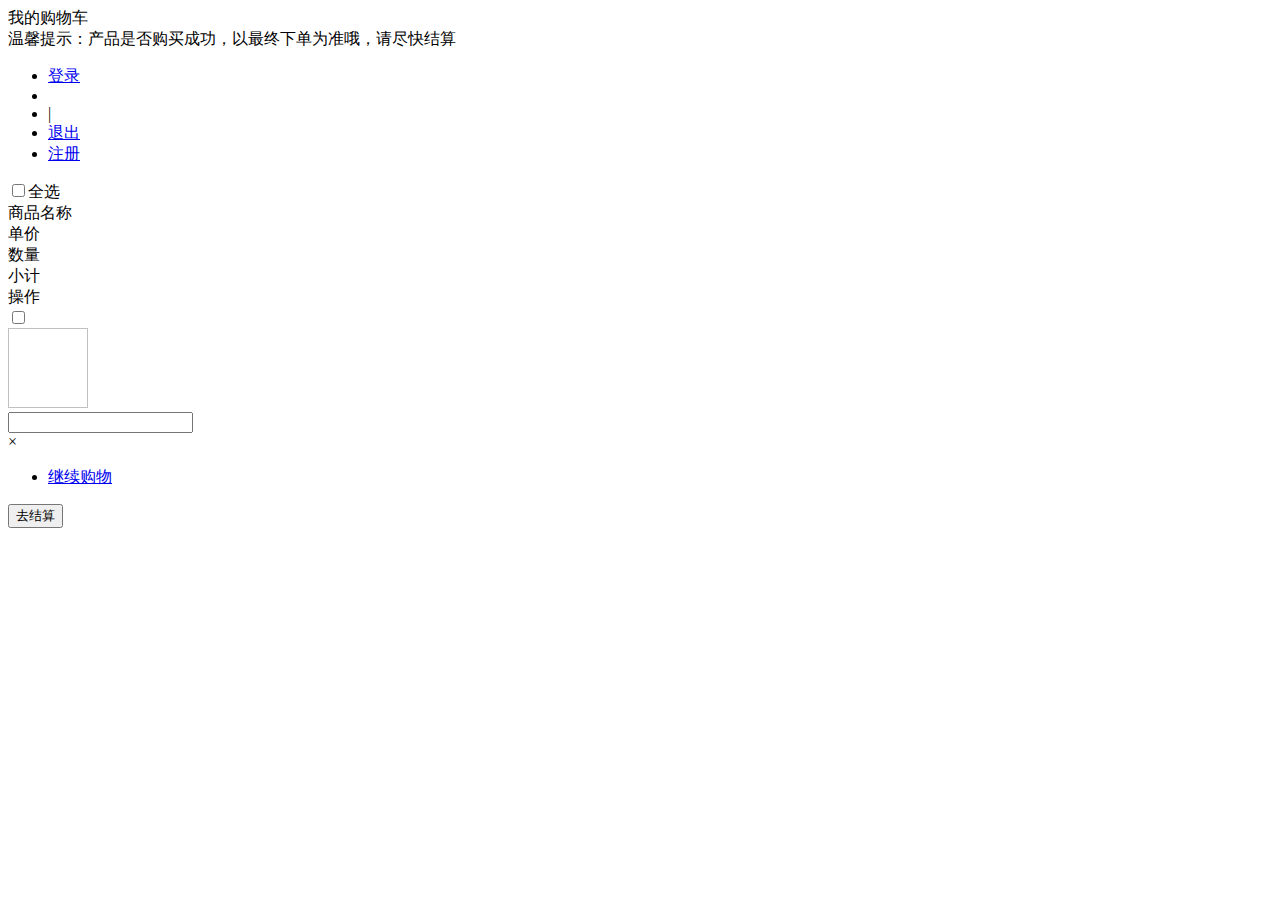
<file: feign/src/main/resources/templates/cart.html>
<!DOCTYPE html>
<html xmlns:th="http://www.thymeleaf.org">
	<head>
		<meta charset="UTF-8">
        <meta name="author" content="order by dede58.com"/>
		<title>我的购物车-小米商城</title>
		<link rel="stylesheet" type="text/css" th:href="@{/static/css/style.css}">
	</head>
	<body>
	<!-- start header -->
	<!--end header -->
<!--todo 购物车统计数量没写-->
<!-- start banner_x -->
		<div class="banner_x center">
			<a href="/index" target="_blank"><div class="logo fl"></div></a>
			
			<div class="wdgwc fl ml40">我的购物车</div>
			<div class="wxts fl ml20">温馨提示：产品是否购买成功，以最终下单为准哦，请尽快结算</div>
			<div class="dlzc fr">
				<ul>
					<li th:if="${session.user == null}">
						<a href="/login" target="_blank">登录</a>
					</li>
					<li th:if="${session.user != null}">
						<a href="javascript:void(0)" th:text="${session.user.getUName()}"></a>
					</li>
					<li>|</li>
					<li th:if="${session.user != null}">
						<a href="../index.html" th:href="@{${'/user/logout'}(uName=${session.user.getUName()})}">退出</a>
					</li>
					<li th:if="${session.user == null}">
						<a href="/register" target="_blank" >注册</a>
					</li>
				</ul>
			</div>
			<div class="clear"></div>
		</div>
		<div class="xiantiao"></div>
		<div class="gwcxqbj">
			<div class="gwcxd center">
				<div class="top2 center">
					<div class="sub_top fl">
						<input type="checkbox" value="quanxuan" class="quanxuan" />全选
					</div>
					<div class="sub_top fl">商品名称</div>
					<div class="sub_top fl">单价</div>
					<div class="sub_top fl">数量</div>
					<div class="sub_top fl">小计</div>
					<div class="sub_top fr">操作</div>
					<div class="clear"></div>
				</div>
                <tr th:each="c:${result.getData()}">
				<div class="content2 center">
					<div class="sub_content fl ">
						<input type="checkbox" value="quanxuan" class="quanxuan" />
					</div>
					<div class="sub_content fl"><img height="80" width="80" th:src="@{/static/image/{b}(b=${c.getProduct().getPPicture()})}"></div>
					<div class="sub_content fl ft20" th:text="${c.getProduct().getPName()}"></div>
					<div class="sub_content fl " th:text="${c.getProduct().getPPrice()}+元"></div>
					<div class="sub_content fl">
						<input class="shuliang" type="number" th:value="${c.getCAmount()}" step="1" min="1" readonly="readonly">
					</div>
					<div class="sub_content fl" th:text="${c.getProduct().getPPrice()}*${c.getCAmount()}+元"></div>
					<div class="sub_content fl" ><a th:onclick="delete1([[${c.getCId()}]])">×</a></div>
					<div class="clear"></div>
				</div>
                </tr>
			</div>

			<div class="jiesuandan mt20 center">
				<div class="tishi fl ml20">
					<ul>
						<li><a href="/product/findAll">继续购物</a></li>
						<div class="clear"></div>
					</ul>
				</div>
				<div class="jiesuan fr">
					<div class="jsanniu fr"><input class="jsan" type="submit" name="jiesuan"  value="去结算"/></div>
					<div class="clear"></div>
				</div>
				<div class="clear"></div>
			</div>
			
		</div>

	</body>
<script type="text/javascript" th:src="@{/static/js/jquery-1.8.3.js}" charset="utf-8"></script>
<script type="text/javascript" th:src="@{/static/js/cart.js}" charset="utf-8"></script>
<script>
	function delete1(id){
		$.ajax({
			type: 'delete',
			url: '/cart/delete',
			data:{'cId':id},
			success:function(result){
				if (200 == result.code){
					alert("删除成功");
					cart();
				}
			}
		});
	}
</script>
</html>
</file>
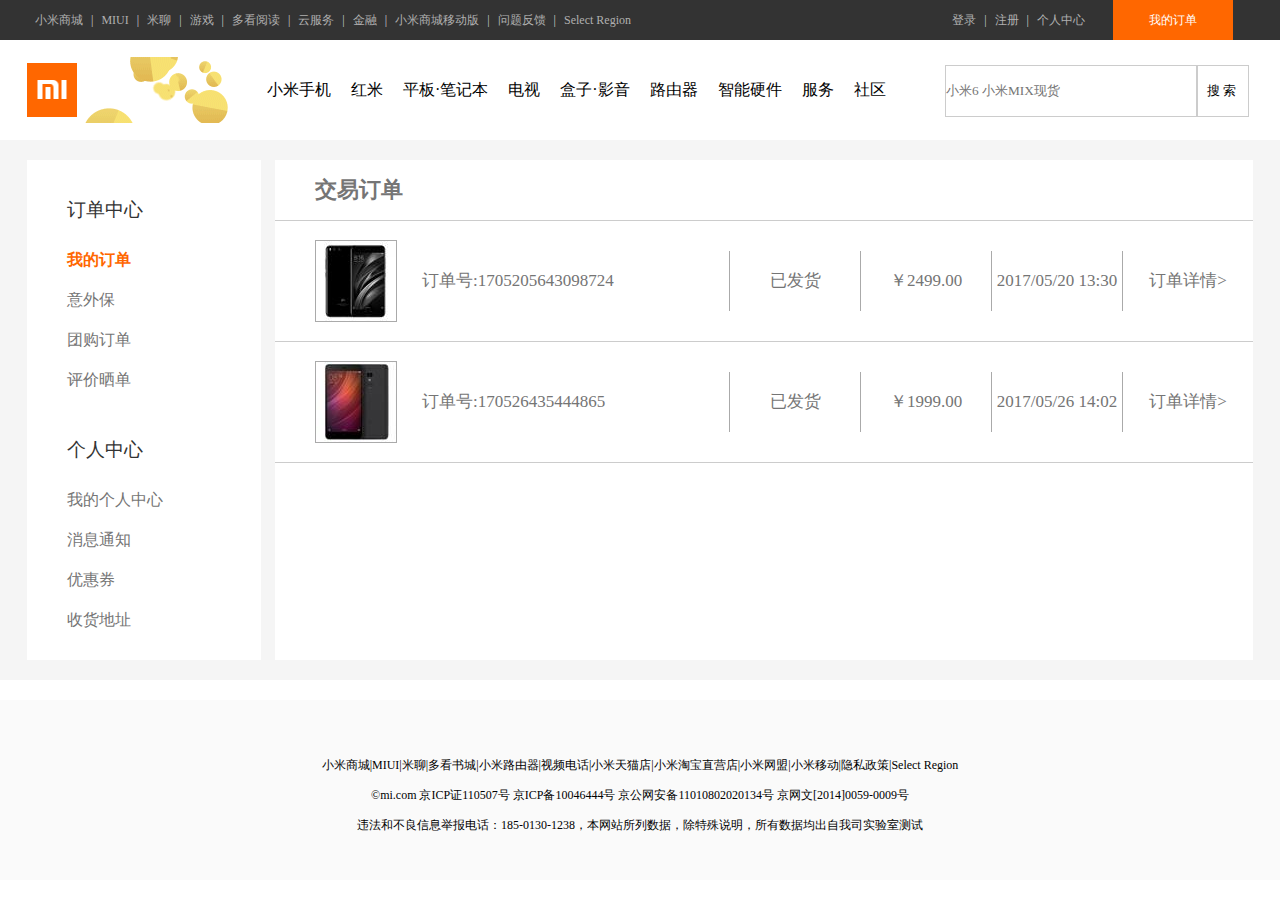
<file: feign/src/main/resources/templates/dingdanzhongxin.html>
<!DOCTYPE html>
<html xmlns:th="http://www.thymeleaf.org">
	<head>
		<meta charset="UTF-8">
        <meta name="author" content="order by dede58.com"/>
		<title>小米商城-个人中心</title>
		<link rel="stylesheet" type="text/css" href="../static/css/style.css">
	</head>
	<body>
	<!-- start header -->
		<header>
			<div class="top center">
				<div class="left fl">
					<ul>
						<li><a href="http://www.mi.com/" target="_blank">小米商城</a></li>
						<li>|</li>
						<li><a href="">MIUI</a></li>
						<li>|</li>
						<li><a href="">米聊</a></li>
						<li>|</li>
						<li><a href="">游戏</a></li>
						<li>|</li>
						<li><a href="">多看阅读</a></li>
						<li>|</li>
						<li><a href="">云服务</a></li>
						<li>|</li>
						<li><a href="">金融</a></li>
						<li>|</li>
						<li><a href="">小米商城移动版</a></li>
						<li>|</li>
						<li><a href="">问题反馈</a></li>
						<li>|</li>
						<li><a href="">Select Region</a></li>
						<div class="clear"></div>
					</ul>
				</div>
				<div class="right fr">
					<div class="gouwuche fr"><a href="">我的订单</a></div>
					<div class="fr">
						<ul>
							<li><a href="login.html" target="_blank">登录</a></li>
							<li>|</li>
							<li><a href="register.html" target="_blank" >注册</a></li>
							<li>|</li>
							<li><a href="self_info.html">个人中心</a></li>
						</ul>
					</div>
					<div class="clear"></div>
				</div>
				<div class="clear"></div>
			</div>
		</header>
	<!--end header -->
	<!-- start banner_x -->
		<div class="banner_x center">
			<a href="index.html" target="_blank"><div class="logo fl"></div></a>
			<a href=""><div class="ad_top fl"></div></a>
			<div class="nav fl">
				<ul>
					<li><a href="">小米手机</a></li>
					<li><a href="">红米</a></li>
					<li><a href="">平板·笔记本</a></li>
					<li><a href="">电视</a></li>
					<li><a href="">盒子·影音</a></li>
					<li><a href="">路由器</a></li>
					<li><a href="">智能硬件</a></li>
					<li><a href="">服务</a></li>
					<li><a href="">社区</a></li>
				</ul>
			</div>
			<div class="search fr">
				<form action="" method="post">
					<div class="text fl">
						<input type="text" class="shuru"  placeholder="小米6&nbsp;小米MIX现货">
					</div>
					<div class="submit fl">
						<input type="submit" class="sousuo" value="搜索"/>
					</div>
					<div class="clear"></div>
				</form>
				<div class="clear"></div>
			</div>
		</div>
<!-- end banner_x -->
<!-- self_info -->
	<div class="grzxbj">
		<div class="selfinfo center">
		<div class="lfnav fl">
			<div class="ddzx">订单中心</div>
			<div class="subddzx">
				<ul>
					<li><a href="" style="color:#ff6700;font-weight:bold;">我的订单</a></li>
					<li><a href="">意外保</a></li>
					<li><a href="">团购订单</a></li>
					<li><a href="">评价晒单</a></li>
				</ul>
			</div>
			<div class="ddzx">个人中心</div>
			<div class="subddzx">
				<ul>
					<li><a href="self_info.html">我的个人中心</a></li>
					<li><a href="">消息通知</a></li>
					<li><a href="">优惠券</a></li>
					<li><a href="">收货地址</a></li>
				</ul>
			</div>
		</div>
		<div class="rtcont fr">
			<div class="ddzxbt">交易订单</div>
			<div class="ddxq">
				<div class="ddspt fl"><img src="../static/image/gwc_xiaomi6.jpg" alt=""></div>
				<div class="ddbh fl">订单号:1705205643098724</div>
				<div class="ztxx fr">
					<ul>
						<li>已发货</li>
						<li>￥2499.00</li>
						<li>2017/05/20 13:30</li>
						<li><a href="">订单详情></a></li>
						<div class="clear"></div>
					</ul>
				</div>
				<div class="clear"></div>
			</div>
			<div class="ddxq">
				<div class="ddspt fl"><img src="../static/image/liebiao_hongmin4_dd.jpg" alt=""></div>
				<div class="ddbh fl">订单号:170526435444865</div>
				<div class="ztxx fr">
					<ul>
						<li>已发货</li>
						<li>￥1999.00</li>
						<li>2017/05/26 14:02</li>
						<li><a href="">订单详情></a></li>
						<div class="clear"></div>
					</ul>
				</div>
				<div class="clear"></div>
			</div>
		</div>
		<div class="clear"></div>
		</div>
	</div>
<!-- self_info -->
		
		<footer class="mt20 center">			
			<div class="mt20">小米商城|MIUI|米聊|多看书城|小米路由器|视频电话|小米天猫店|小米淘宝直营店|小米网盟|小米移动|隐私政策|Select Region</div>
			<div>©mi.com 京ICP证110507号 京ICP备10046444号 京公网安备11010802020134号 京网文[2014]0059-0009号</div> 
			<div>违法和不良信息举报电话：185-0130-1238，本网站所列数据，除特殊说明，所有数据均出自我司实验室测试</div>
		</footer>
	</body>
</html>
</file>
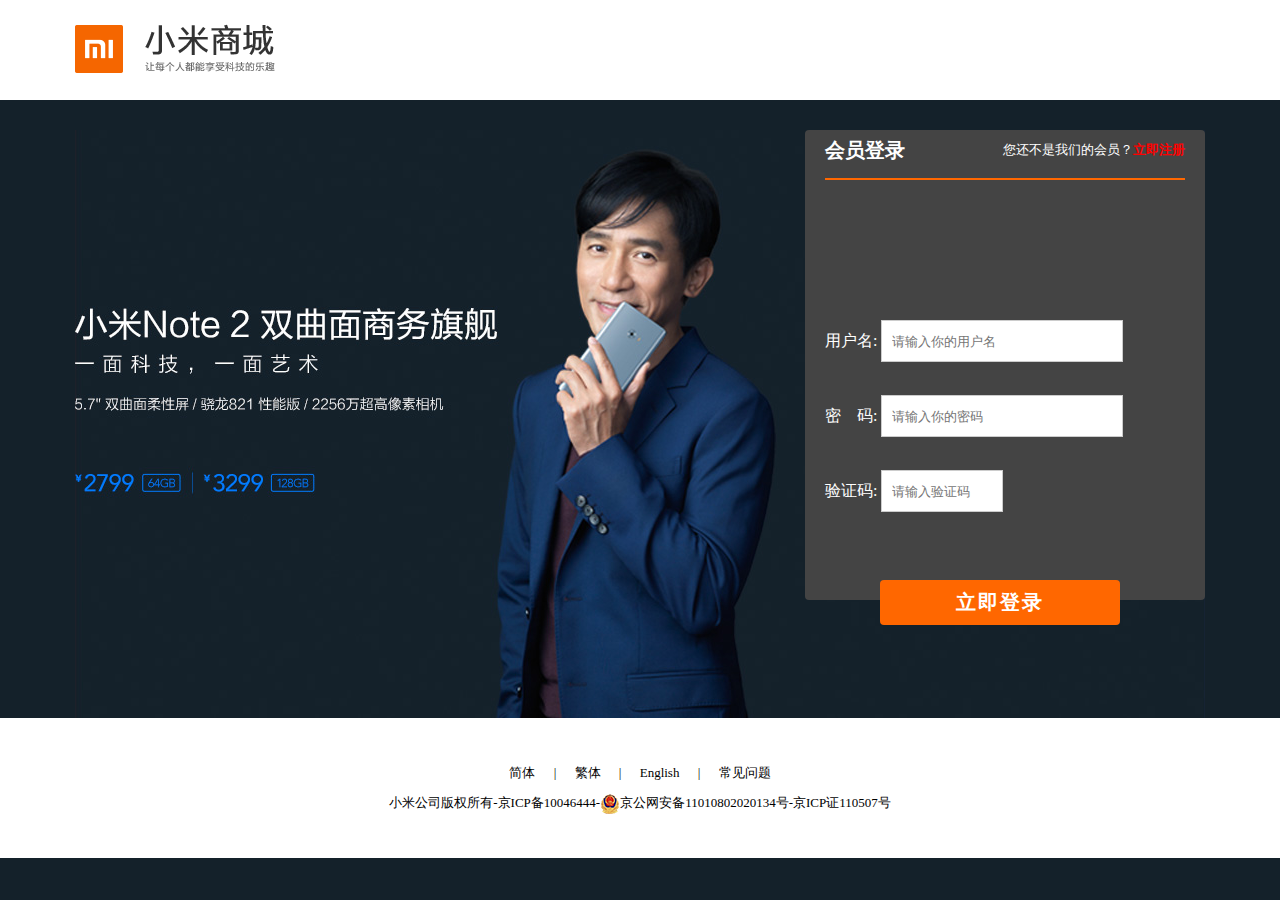
<file: feign/src/main/resources/templates/login.html>
<!DOCTYPE html>
<html xmlns:th="http://www.thymeleaf.org">
	<head>
		<meta charset="UTF-8">
        <meta name="author" content="order by dede58.com"/>
		<title>会员登录</title>
		<link rel="stylesheet" type="text/css" href="../static/css/login.css">
		
	</head>
	<body>
		<!-- login -->
		<div class="top center">
			<div class="logo center">
				<a href="/index" target="_blank"><img src="../static/image/mistore_logo.png" alt=""></a>
			</div>
		</div>
		<form  method="post" action="/user/login" class="form center">
		<div class="login">
			<div class="login_center">
				<div class="login_top">
					<div class="left fl">会员登录</div>
					<div class="right fr">您还不是我们的会员？<a href="/register" target="_self">立即注册</a></div>
					<div class="clear"></div>
					<div class="xian center"></div>
				</div>
				<div class="login_main center">
					<div class="username"><span style="background-color: #c9302c" th:text="${msg}"></span></div>
					<div class="username">用户名:&nbsp;<input class="shurukuang" type="text" name="uName" placeholder="请输入你的用户名"/></div>
					<div class="username">密&nbsp;&nbsp;&nbsp;&nbsp;码:&nbsp;<input class="shurukuang" type="password" name="uPassword" placeholder="请输入你的密码"/></div>
					<div class="username">
						<div class="left fl">验证码:&nbsp;<input class="yanzhengma" type="text" name="checkcode" id="checkcode" placeholder="请输入验证码"/></div>
						<div class="right fl"><img th:src="@{/user/createImage}" id="code" onclick="revcode()"></div>
						<div class="clear"></div>
					</div>
				</div>
				<div class="login_submit">
					<input class="submit" type="submit" name="submit" id="button" value="立即登录" >
				</div>
				
			</div>
		</div>
		</form>
		<footer>
			<div class="copyright">简体 | 繁体 | English | 常见问题</div>
			<div class="copyright">小米公司版权所有-京ICP备10046444-<img src="../static/image/ghs.png" alt="">京公网安备11010802020134号-京ICP证110507号</div>

		</footer>
	</body>
	<script type="text/javascript" th:src="@{/static/js/jquery-1.8.3.js}" charset="utf-8"></script>
<script>
	function revcode() {
		document.getElementById("code").src = "/user/createImage?qwer=" + new Date().getTime();
	}

	$("#checkcode").blur(function() {
		var checkcode=document.getElementById("checkcode").value;
		$.ajax({
			type: 'post',
			url: '/user/checkcode',
			data: 'checkcode='+checkcode,
			dataType: "json",
			success:function(result){
				if ("m1"==result.msg || "m2"==result.msg) {
					alert("验证码错误");
					document.getElementById("button").disabled=true;
				}
				if ("m3"==result.msg) {
					alert("验证码正确");
					document.getElementById("button").disabled=false;
				}

			},
			error:function () {

			}
		});
	});
</script>
</html>
</file>
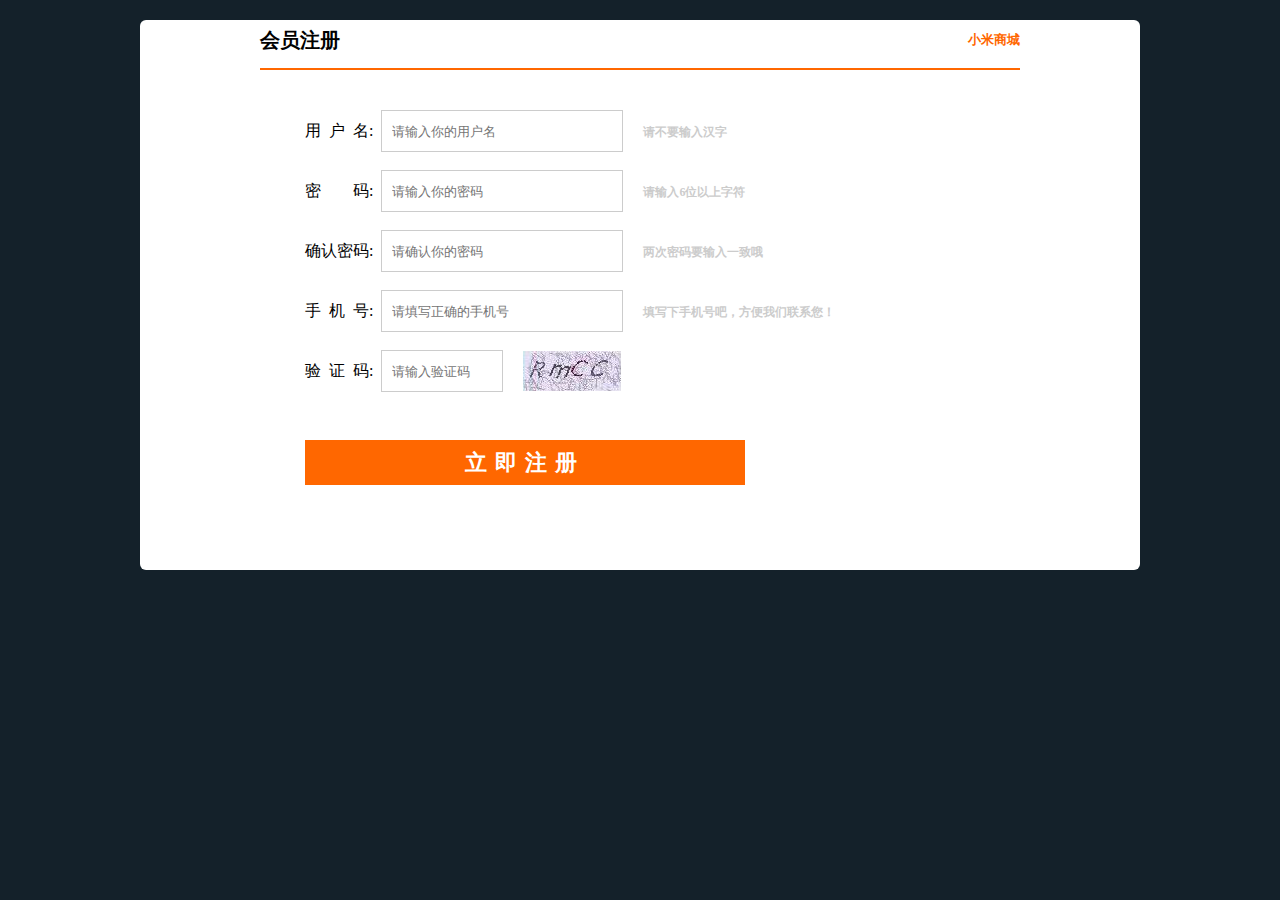
<file: feign/src/main/resources/templates/register.html>
<!DOCTYPE html>
<html>
	<head>
		<meta charset="UTF-8">
        <meta name="author" content="order by dede58.com"/>
		<title>用户注册</title>
		<link rel="stylesheet" type="text/css" href="../static/css/login.css">

	</head>
	<body>
		<form  method="post" action="./regist.php">
		<div class="regist">
			<div class="regist_center">
				<div class="regist_top">
					<div class="left fl">会员注册</div>
					<div class="right fr"><a href="./index.html" target="_self">小米商城</a></div>
					<div class="clear"></div>
					<div class="xian center"></div>
				</div>
				<div class="regist_main center">
					<div class="username">用&nbsp;&nbsp;户&nbsp;&nbsp;名:&nbsp;&nbsp;<input class="shurukuang" type="text" name="username" placeholder="请输入你的用户名"/><span>请不要输入汉字</span></div>
					<div class="username">密&nbsp;&nbsp;&nbsp;&nbsp;&nbsp;&nbsp;&nbsp;&nbsp;码:&nbsp;&nbsp;<input class="shurukuang" type="password" name="password" placeholder="请输入你的密码"/><span>请输入6位以上字符</span></div>
					
					<div class="username">确认密码:&nbsp;&nbsp;<input class="shurukuang" type="password" name="repassword" placeholder="请确认你的密码"/><span>两次密码要输入一致哦</span></div>
					<div class="username">手&nbsp;&nbsp;机&nbsp;&nbsp;号:&nbsp;&nbsp;<input class="shurukuang" type="text" name="tel" placeholder="请填写正确的手机号"/><span>填写下手机号吧，方便我们联系您！</span></div>
					<div class="username">
						<div class="left fl">验&nbsp;&nbsp;证&nbsp;&nbsp;码:&nbsp;&nbsp;<input class="yanzhengma" type="text" name="username" placeholder="请输入验证码"/></div>
						<div class="right fl"><img src="../static/image/yanzhengma.jpg"></div>
						<div class="clear"></div>
					</div>
				</div>
				<div class="regist_submit">
					<input class="submit" type="submit" name="submit" value="立即注册" >
				</div>
				
			</div>
		</div>
		</form>
	</body>
</html>
</file>
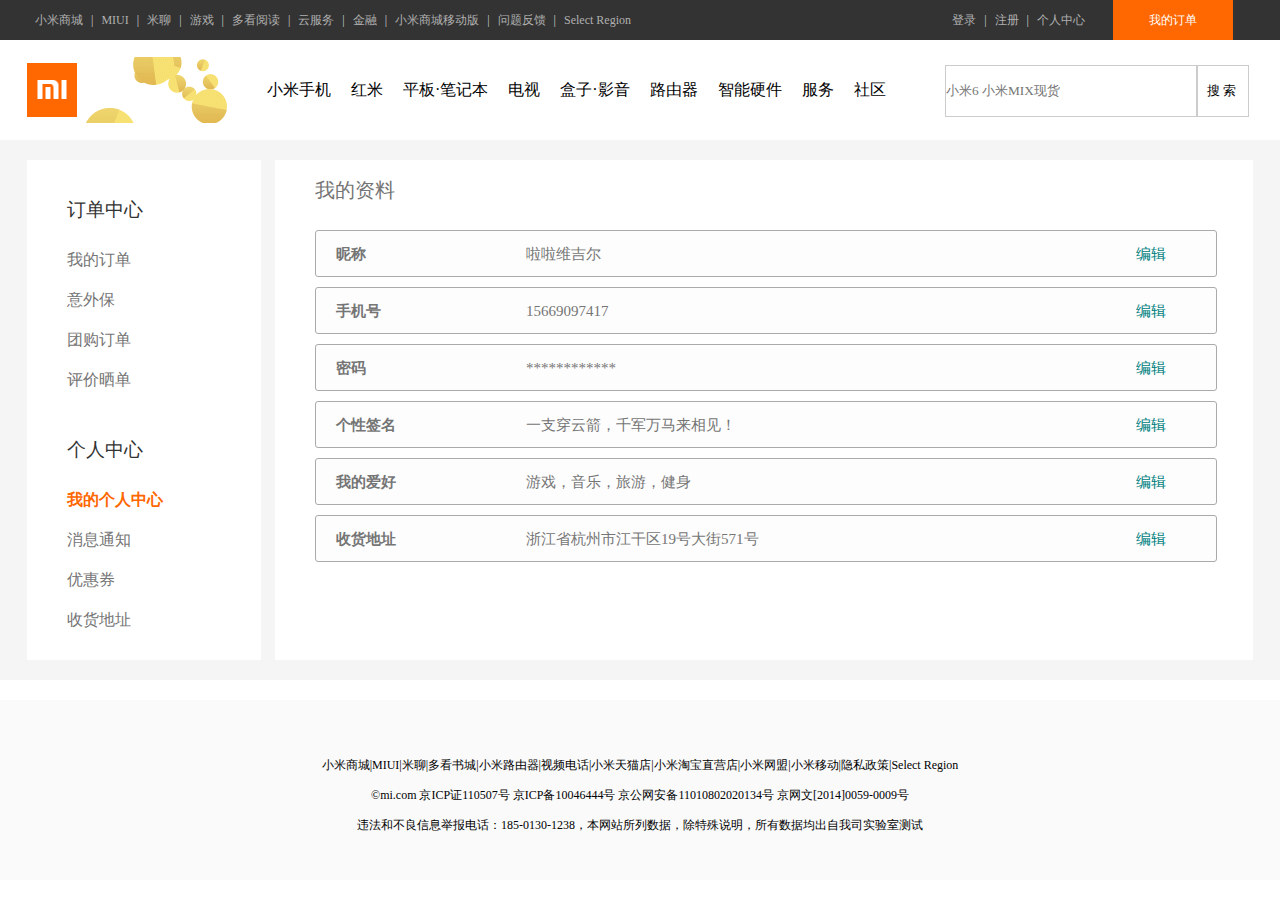
<file: feign/src/main/resources/templates/self_info.html>
<!DOCTYPE html>
<html>
	<head>
		<meta charset="UTF-8">
        <meta name="author" content="order by dede58.com"/>
		<title>小米商城-个人中心</title>
		<link rel="stylesheet" type="text/css" href="../static/css/style.css">
	</head>
	<body>
	<!-- start header -->
		<header>
			<div class="top center">
				<div class="left fl">
					<ul>
						<li><a href="http://www.mi.com/" target="_blank">小米商城</a></li>
						<li>|</li>
						<li><a href="">MIUI</a></li>
						<li>|</li>
						<li><a href="">米聊</a></li>
						<li>|</li>
						<li><a href="">游戏</a></li>
						<li>|</li>
						<li><a href="">多看阅读</a></li>
						<li>|</li>
						<li><a href="">云服务</a></li>
						<li>|</li>
						<li><a href="">金融</a></li>
						<li>|</li>
						<li><a href="">小米商城移动版</a></li>
						<li>|</li>
						<li><a href="">问题反馈</a></li>
						<li>|</li>
						<li><a href="">Select Region</a></li>
						<div class="clear"></div>
					</ul>
				</div>
				<div class="right fr">
					<div class="gouwuche fr"><a href="./dingdanzhongxin.html">我的订单</a></div>
					<div class="fr">
						<ul>
							<li><a href="./login.html" target="_blank">登录</a></li>
							<li>|</li>
							<li><a href="./register.html" target="_blank" >注册</a></li>
							<li>|</li>
							<li><a href="#top">个人中心</a></li>
						</ul>
					</div>
					<div class="clear"></div>
				</div>
				<div class="clear"></div>
			</div>
		</header>
	<!--end header -->
	<!-- start banner_x -->
		<div class="banner_x center">
			<a href="./index.html" target="_blank"><div class="logo fl"></div></a>
			<a href=""><div class="ad_top fl"></div></a>
			<div class="nav fl">
				<ul>
					<li><a href="">小米手机</a></li>
					<li><a href="">红米</a></li>
					<li><a href="">平板·笔记本</a></li>
					<li><a href="">电视</a></li>
					<li><a href="">盒子·影音</a></li>
					<li><a href="">路由器</a></li>
					<li><a href="">智能硬件</a></li>
					<li><a href="">服务</a></li>
					<li><a href="">社区</a></li>
				</ul>
			</div>
			<div class="search fr">
				<form action="" method="post">
					<div class="text fl">
						<input type="text" class="shuru"  placeholder="小米6&nbsp;小米MIX现货">
					</div>
					<div class="submit fl">
						<input type="submit" class="sousuo" value="搜索"/>
					</div>
					<div class="clear"></div>
				</form>
				<div class="clear"></div>
			</div>
		</div>
<!-- end banner_x -->
<!-- self_info -->
	<div class="grzxbj">
		<div class="selfinfo center">
		<div class="lfnav fl">
			<div class="ddzx">订单中心</div>
			<div class="subddzx">
				<ul>
					<li><a href="./dingdanzhongxin.html" >我的订单</a></li>
					<li><a href="">意外保</a></li>
					<li><a href="">团购订单</a></li>
					<li><a href="">评价晒单</a></li>
				</ul>
			</div>
			<div class="ddzx">个人中心</div>
			<div class="subddzx">
				<ul>
					<li><a href="self_info.html" style="color:#ff6700;font-weight:bold;">我的个人中心</a></li>
					<li><a href="">消息通知</a></li>
					<li><a href="">优惠券</a></li>
					<li><a href="">收货地址</a></li>
				</ul>
			</div>
		</div>
		<div class="rtcont fr">
			<div class="grzlbt ml40">我的资料</div>
			<div class="subgrzl ml40"><span>昵称</span><span>啦啦维吉尔</span><span><a href="">编辑</a></span></div>
			<div class="subgrzl ml40"><span>手机号</span><span>15669097417</span><span><a href="">编辑</a></span></div>
			<div class="subgrzl ml40"><span>密码</span><span>************</span><span><a href="">编辑</a></span></div>
			<div class="subgrzl ml40"><span>个性签名</span><span>一支穿云箭，千军万马来相见！</span><span><a href="">编辑</a></span></div>
			<div class="subgrzl ml40"><span>我的爱好</span><span>游戏，音乐，旅游，健身</span><span><a href="">编辑</a></span></div>
			<div class="subgrzl ml40"><span>收货地址</span><span>浙江省杭州市江干区19号大街571号</span><span><a href="">编辑</a></span></div>
			
		</div>
		<div class="clear"></div>
		</div>
	</div>
<!-- self_info -->
		
		<footer class="mt20 center">			
			<div class="mt20">小米商城|MIUI|米聊|多看书城|小米路由器|视频电话|小米天猫店|小米淘宝直营店|小米网盟|小米移动|隐私政策|Select Region</div>
			<div>©mi.com 京ICP证110507号 京ICP备10046444号 京公网安备11010802020134号 京网文[2014]0059-0009号</div> 
			<div>违法和不良信息举报电话：185-0130-1238，本网站所列数据，除特殊说明，所有数据均出自我司实验室测试</div>
		</footer>
	</body>
</html>
</file>
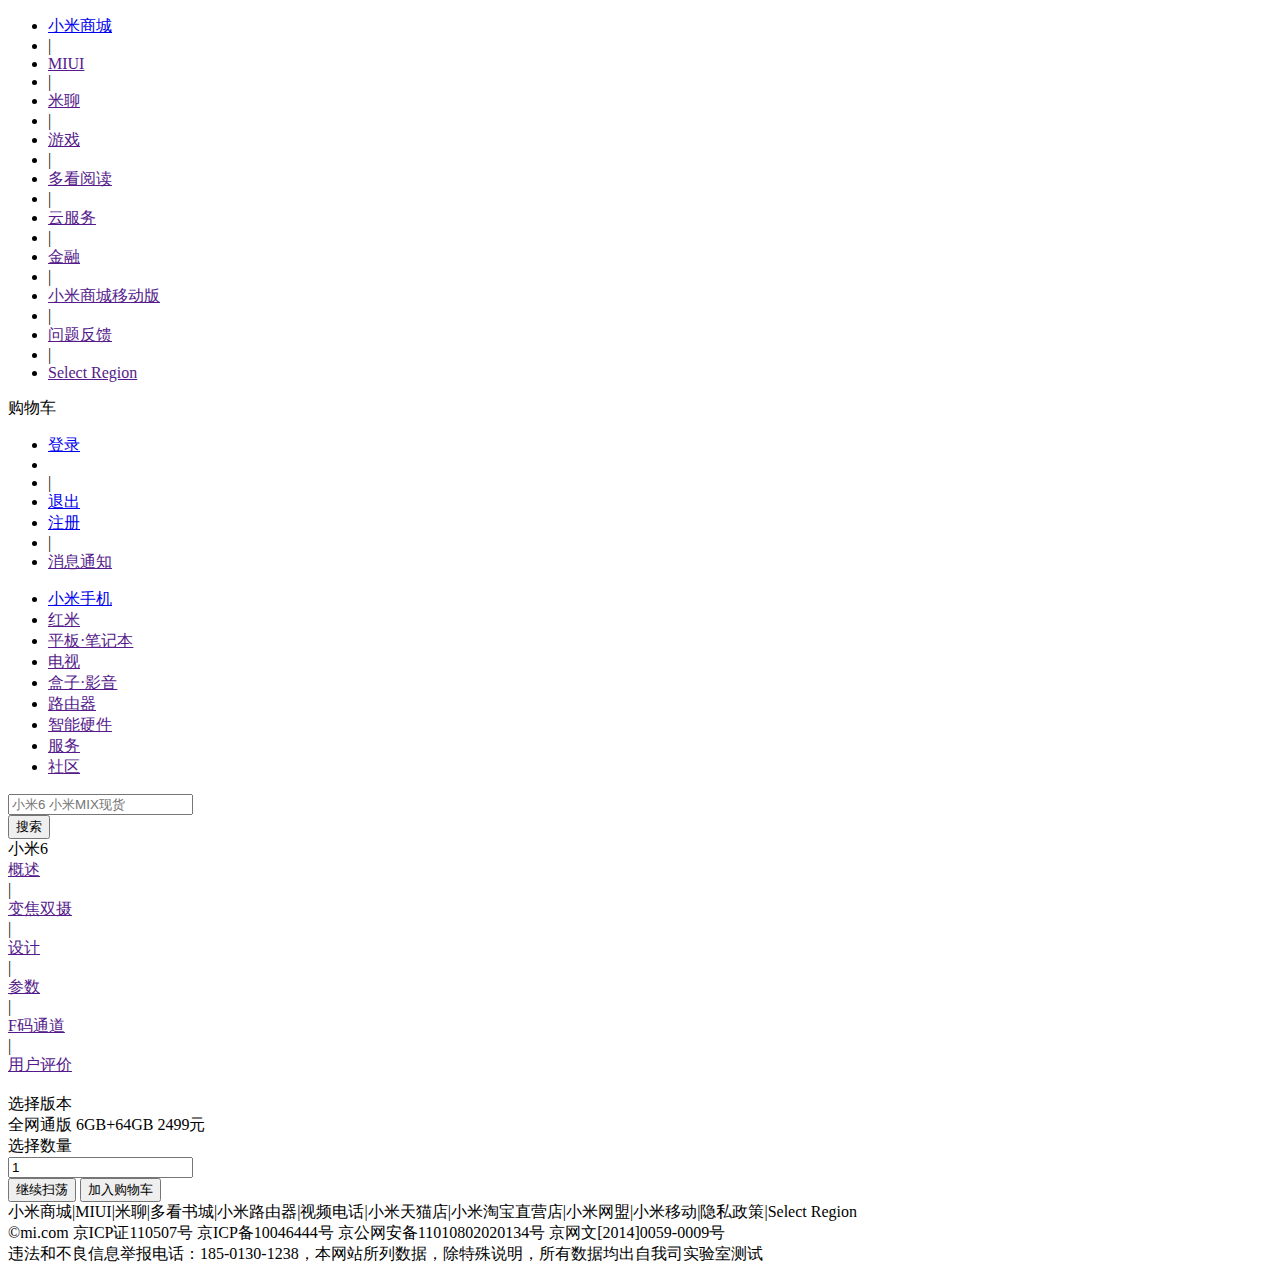
<file: feign/src/main/resources/templates/xiangqing.html>
<!DOCTYPE html>
<html xmlns:th="http://www.thymeleaf.org">
	<head>
		<meta charset="UTF-8">
        <meta name="author" content="order by dede58.com"/>
		<title>小米6立即购买-小米商城</title>
		<link rel="stylesheet" type="text/css" th:href="@{/static/css/style.css}">
	</head>
	<body>
	<!-- start header -->
		<header>
			<div class="top center">
				<div class="left fl">
					<ul>
						<li><a href="/index" target="_blank">小米商城</a></li>
						<li>|</li>
						<li><a href="">MIUI</a></li>
						<li>|</li>
						<li><a href="">米聊</a></li>
						<li>|</li>
						<li><a href="">游戏</a></li>
						<li>|</li>
						<li><a href="">多看阅读</a></li>
						<li>|</li>
						<li><a href="">云服务</a></li>
						<li>|</li>
						<li><a href="">金融</a></li>
						<li>|</li>
						<li><a href="">小米商城移动版</a></li>
						<li>|</li>
						<li><a href="">问题反馈</a></li>
						<li>|</li>
						<li><a href="">Select Region</a></li>
						<div class="clear"></div>
					</ul>
				</div>
				<div class="right fr">
					<a onclick="cart()"><div class="gouwuche fr">购物车</div></a>
					<div class="fr">
						<ul>
							<li th:if="${session.user == null}">
								<a href="/login" target="_blank">登录</a>
							</li>
							<li th:if="${session.user != null}">
								<a href="javascript:void(0)" th:text="${session.user.getUName()}"></a>
							</li>
							<li>|</li>
							<li th:if="${session.user != null}">
								<a href="../index.html" th:href="@{${'/user/logout'}(uName=${session.user.getUName()})}">退出</a>
							</li>
							<li th:if="${session.user == null}">
								<a href="/register" target="_blank" >注册</a>
							</li>
							<li>|</li>
							<li><a href="">消息通知</a></li>
						</ul>
					</div>
					<div class="clear"></div>
				</div>
				<div class="clear"></div>
			</div>
		</header>
	<!--end header -->

<!-- start banner_x -->
		<div class="banner_x center">
			<a href="./index.html" target="_blank"><div class="logo fl"></div></a>
			<a href=""><div class="ad_top fl"></div></a>
			<div class="nav fl">
				<ul>
					<li><a href="/product/findAll">小米手机</a></li>
					<li><a href="">红米</a></li>
					<li><a href="">平板·笔记本</a></li>
					<li><a href="">电视</a></li>
					<li><a href="">盒子·影音</a></li>
					<li><a href="">路由器</a></li>
					<li><a href="">智能硬件</a></li>
					<li><a href="">服务</a></li>
					<li><a href="">社区</a></li>
				</ul>
			</div>
			<div class="search fr">
				<form action="" method="post">
					<div class="text fl">
						<input type="text" class="shuru"  placeholder="小米6&nbsp;小米MIX现货">
					</div>
					<div class="submit fl">
						<input type="submit" class="sousuo" value="搜索"/>
					</div>
					<div class="clear"></div>
				</form>
				<div class="clear"></div>
			</div>
		</div>
<!-- end banner_x -->

	
	<!-- xiangqing -->
	<form action="post" method="">
	<div class="xiangqing">
		<div class="neirong w">
			<div class="xiaomi6 fl">小米6</div>
			<nav class="fr">
				<li><a href="">概述</a></li>
				<li>|</li>
				<li><a href="">变焦双摄</a></li>
				<li>|</li>
				<li><a href="">设计</a></li>
				<li>|</li>
				<li><a href="">参数</a></li>
				<li>|</li>
				<li><a href="">F码通道</a></li>
				<li>|</li>
				<li><a href="">用户评价</a></li>
				<div class="clear"></div>
			</nav>
			<div class="clear"></div>
		</div>	
	</div>
	
	<div class="jieshao mt20 w">
		<div class="left fl"><img th:src="@{/static/image/{b}(b=${product.getPPicture()})}"></div>
		<div class="right fr">
			<div id="pId" th:text="${product.getPId()}" hidden></div>
			<div id="pName" class="h3 ml20 mt20" th:text="${product.getPName()}"></div>
			<div id="pDetails" class="jianjie mr40 ml20 mt10" th:text="${product.getPDetails()}"></div>
			<div id="pPrice" class="jiage ml20 mt10" th:text="${product.getPPrice()}+元"></div>
			<div class="ft20 ml20 mt20">选择版本</div>
			<div class="xzbb ml20 mt10">
				<div class="banben fl">
					<a>
						<span>全网通版 6GB+64GB </span>
						<span>2499元</span>
					</a>
				</div>
				<div class="clear"></div>
			</div>
			<div class="ft20 ml20 mt20">选择数量</div>
			<div class="xzbb ml20 mt10">
				<div class="banben">
					<a>
						<input type="number" id="number" value="1" min="1"/>
					</a>
				</div>
				
			</div>
			<div class="xiadan ml20 mt20">
					<input class="jrgwc"  type="button" name="order" value="继续扫荡" onclick="product()" />
					<input class="jrgwc" type="button" name="cart" value="加入购物车" onclick="add()" />
				
			</div>
		</div>
		<div class="clear"></div>
	</div>
	</form>
	<!-- footer -->
	<footer class="mt20 center">
			
			<div class="mt20">小米商城|MIUI|米聊|多看书城|小米路由器|视频电话|小米天猫店|小米淘宝直营店|小米网盟|小米移动|隐私政策|Select Region</div>
			<div>©mi.com 京ICP证110507号 京ICP备10046444号 京公网安备11010802020134号 京网文[2014]0059-0009号</div> 
			<div>违法和不良信息举报电话：185-0130-1238，本网站所列数据，除特殊说明，所有数据均出自我司实验室测试</div>

		</footer>

	<script type="text/javascript" th:src="@{/static/js/jquery-1.8.3.js}" charset="utf-8"></script>
	<script type="text/javascript" th:src="@{/static/js/jquery.min.js}" charset="utf-8"></script>
	<script type="text/javascript" th:src="@{/static/js/cart.js}" charset="utf-8"></script>

	</body>
</html>
</file>
<file: feign/src/main/resources/static/css/style.css>
*{margin: 0;padding: 0;text-decoration: none;list-style-type: none;font-family: Times New Roman;}

img{border:none;}
a{border:none;text-decoration: none;color:#000;}
.border{border:1px solid red;}
.center{margin: 0 auto;}
.w{width: 1226px;margin: 0 auto;}
.fl{float: left;}
.fr{float: right;}
.fc{float: contour}
.clear{clear:both;}
.mt20{margin-top: 20px;}
.mt10{margin-top: 10px;}
.ml20{margin-left: 20px;}
.ml40{margin-left: 40px;}
.mr40{margin-right: 40px;}
.mb20{margin-bottom: 20px;}
.border2{border:2px solid #ff6700;}
.ft20{font-size: 20px;}
.ftbc{color: #ff6700;font-weight: bold;}
.pr{padding-right: 40px;}

.h3{font-size: 22px;font-weight: bold;}


/*header*/
header{width: 100%;height: 40px;background: #333}
header .top{width: 1226px;height: 40px;line-height: 40px;}
header .top .left ul li{float: left;font-size: 12px;color: #ccc;}
header .top .left ul li a{display:block;padding:0 8px;font-size: 12px;font-family: Times New Roman;color: #b0b0b0;}
header .top .left ul li a:hover{color:#fff;}
header .top .right ul li{float: left;font-size: 12px;color: #ccc;}
header .top .right ul li a{display:block;padding:0 8px;font-size: 12px;font-family: Times New Roman;color: #b0b0b0;}
header .top .right ul li a:hover{color:#fff;}
header .top .right .gouwuche a{color:#fff;}
header .top .right .gouwuche{margin:0 20px;background: #424242;width: 120px;text-align: center;font-size: 12px;cursor:pointer;background: #ff6700;color: #fff;}

header .top .right .gouwuche:hover{color:#000;background: #666;}
/*banner_x*/
.banner_x {width: 1226px;height: 100px;}
.banner_x .logo{background: url('../image/logo_top.png') no-repeat center center;width: 50px;height: 100px;}
.banner_x .ad_top{width: 180px;height: 100px;background: url('../image/yyymix.gif') no-repeat center center;}
.banner_x .nav ul li{float: left;height: 100px;line-height: 100px;}
.banner_x .nav ul li a{display:inline-block;color: #000;font-size: 16px;padding: 0 10px;}
.banner_x .nav ul li a:hover{color: rgb(255,103,0); }
.banner_x .search{width: 308px;height: 100px;line-height: 100px;}
.banner_x .search .text{width: 250px;height:50px;line-height: 50px;font-size: 12px;margin-top: 25px;border:1px solid #ccc;}
.banner_x .search .text:hover{border-color: #ff6700;}
.banner_x .search .text .shuru{border: none;width: 250px;height: 50px;}
.banner_x .search .submit{width: 50px;height:50px;line-height: 50px;text-align:center;font-size: 12px;margin-top: 25px;border:1px solid #ccc;}
.banner_x .search .submit .sousuo{letter-spacing:3px;text-align:center;width: 50px;height:50px;border: none;background: none;cursor:pointer;}
.banner_x .search .submit:hover{border-color: #ff6700;color:#ff6700;} 
/*banner_y*/
.banner_y{width:1226px;height:460px;background: url('../image/banner2.jpg') no-repeat;}
.banner_y .nav{width: 234px;height: 460px;background: rgb(12,12,19);}
.banner_y .nav ul{padding: 20px 0;position:relative;}
.banner_y .nav ul li{display: block;width: 174px;height: 40px;line-height:40px;font-size: 14px;padding: 0 30px;}
.banner_y .nav ul li .pop{width: 800px;height: 460px;background: #fff;position:absolute;left:234px;top:0px;display: none;}
.banner_y .nav ul li:hover .pop{display: block;box-shadow: 2px 3px 5px #ccc; border-top: 1px solid #ccc;}
.banner_y .nav ul li .pop .left{width: 265px;height: 460px;background: #fff;}
.banner_y .nav ul li .pop .left div{margin-bottom: 3px;}
.banner_y .nav ul li .pop .left .xuangou_left{height: 40px;line-height:40px; font-size: 14px;margin-left: 10px;margin-top: 20px;}
.banner_y .nav ul li .pop .left .xuangou_left a{color: #000;}
.banner_y .nav ul li .pop .left .xuangou_left a img{valign:middle;}
.banner_y .nav ul li .pop .left .xuangou_left a span{display: inline-block;margin-left: 10px;font-size: 14px;}
.banner_y .nav ul li .pop .left .xuangou_left a span:hover{color:#ff6700;}
.banner_y .nav ul li .pop .left .xuangou_right{margin-top: 25px;height: 40px;line-height: 40px;}
.banner_y .nav ul li .pop .left .xuangou_right a{display: block;width: 60px;line-height:24px;height: 24px;text-align: center;font-size: 12px;color:#ff6700;border:1px solid #ff6700;}
.banner_y .nav ul li .pop .left .xuangou_right a:hover{display: block;background:#ff6700;color:#fff; }

.banner_y .nav ul li .pop .ctn{width: 265px;height: 460px;}
.banner_y .nav ul li .pop .ctn div{margin-bottom: 3px;}
.banner_y .nav ul li .pop .ctn .xuangou_left{height: 40px;line-height:40px; font-size: 14px;margin-left: 10px;margin-top: 20px;}
.banner_y .nav ul li .pop .ctn .xuangou_left a{color: #000;}
.banner_y .nav ul li .pop .ctn .xuangou_left a img{valign:middle;}
.banner_y .nav ul li .pop .ctn .xuangou_left a span{display: inline-block;margin-left: 10px;font-size: 14px;}
.banner_y .nav ul li .pop .ctn .xuangou_left a span:hover{color:#ff6700;}
.banner_y .nav ul li .pop .ctn .xuangou_right{margin-top: 25px;height: 40px;line-height: 40px;}
.banner_y .nav ul li .pop .ctn .xuangou_right a{display: block;width: 60px;line-height:24px;height: 24px;text-align: center;font-size: 12px;color:#ff6700;border:1px solid #ff6700;}
.banner_y .nav ul li .pop .ctn .xuangou_right a:hover{display: block;background:#ff6700;color:#fff; }

.banner_y .nav ul li .pop .right{width: 265px;height: 460px;margin-right: 5px;}
.banner_y .nav ul li .pop .right div{margin-bottom: 3px;}
.banner_y .nav ul li .pop .right .xuangou_left{height: 40px;line-height:40px; font-size: 14px;margin-left: 10px;margin-top: 20px;}
.banner_y .nav ul li .pop .right .xuangou_left a{color: #000;}
.banner_y .nav ul li .pop .right .xuangou_left a img{valign:middle;}
.banner_y .nav ul li .pop .right .xuangou_left a span{display: inline-block;margin-left: 10px;font-size: 14px;}
.banner_y .nav ul li .pop .right .xuangou_left a span:hover{color:#ff6700;}
.banner_y .nav ul li .pop .right .xuangou_right{margin-top: 25px;height: 40px;line-height: 40px;}
.banner_y .nav ul li .pop .right .xuangou_right a{display: block;width: 60px;line-height:24px;height: 24px;text-align: center;font-size: 12px;color:#ff6700;border:1px solid #ff6700;}
.banner_y .nav ul li .pop .right .xuangou_right a:hover{display: block;background:#ff6700;color:#fff; }

.banner_y .nav ul li:hover{background: #ff6700; }
.banner_y .nav ul li a{display:inline-block;margin-left:10px;color: #fff;}
.tlinks{text-indent:-9999px;height:0;line-height:0;font-size:0;overflow:hidden;}
/*sub_banner*/
.sub_banner{width: 1226px;height: 170px;margin-top: 15px;}
.sub_banner .sidebar{width: 234px;height: 170px;}
.sub_banner .sidebar div{width: 78px;height: 85px;marign:0;padding: 0;}
.sub_banner .sidebar div a img{opacity:0.8;}
.sub_banner .sidebar div a img:hover{opacity:1;}
.sub_banner .datu{width: 316px;height: 170px;margin-left: 14px;}
.sub_banner .datu a img{width: 316px;height: 170px;opacity:0.8;}
.sub_banner .datu a img:hover{opacity:1;}
/*danpin*/
.biaoti{width: 1226px;height: 58px;line-height: 58px;font-size: 
22px;font-weight: bold;margin-top: 20px;}
.danpin .main{width: 1226px;height: 340px;}
.danpin .main .mingxing{width: 234px;height: 339px;background: rgb(250,250,250);}
.danpin .main .mingxing:nth-of-type(1){border-top: 1px solid orange;margin-right:14px;}
.danpin .main .mingxing:nth-of-type(2){border-top: 1px solid green;margin-right:14px;}
.danpin .main .mingxing:nth-of-type(3){border-top: 1px solid blue;margin-right:14px;}
.danpin .main .mingxing:nth-of-type(4){border-top: 1px solid red;margin-right:14px;}
.danpin .main .mingxing:nth-of-type(5){border-top: 1px solid teal;}
.danpin .main .mingxing .sub_mingxing{padding: 37px;}
.danpin .main .mingxing .sub_mingxing a img{display:block;width: 160px;height: 160px;opacity: 0.85}
.danpin .main .mingxing .sub_mingxing a img:hover{width: 160px;height: 160px;opacity: 1;}
.danpin .main .mingxing .pinpai{width: 234px;height: 14px;line-height: 14px;text-align: center;margin-top: -10px;}
.danpin .main .mingxing .pinpai a{font-size: 14px;color:#333;}
.danpin .main .mingxing .youhui{width: 234px;height: 12px;line-height: 12px;margin:15px 0;font-size: 12px;color: rgb(176,176,176);text-align: center;}
.danpin .main .mingxing .jiage{font-size: 14px;text-align: center;color:#ff6709;}
.danpin .main .mingxing .detail{width: 234px;height: 12px;line-height: 12px;margin:15px 0;font-size: 12px;color: rgb(176,176,176);text-align: center;}

/*peijian*/
.peijian{background: rgb(245,245,245);}
.peijian .main{height:614px;}
.peijian .main .content{width: 1226px;height: 300px;}
.peijian .main .content:nth-of-type(2){margin-top: 14px;}
.peijian .main .content .remen{width:234px;height: 300px;margin-right: 14px;position:relative;background: #fff;}
.peijian .main .content .remen:hover{margin-top: -2px;box-shadow: 0px 0px 30px #ccc;}
.peijian .main .content .remen:nth-of-type(5){margin:0;}
.peijian .main .content .remen .xinpin span{display: block;margin:0 auto;font-size: 10px;line-height:20px;height: 20px;color:#fff;width: 65px;background: #83c44e;text-align: center;}
.peijian .main .content .remen .tu a img{margin:10px 42px 20px 42px;}
.peijian .main .content .remen .miaoshu{width: 234px;height: 25px;line-height: 25px;text-align: center;overflow: hidden;}
.peijian .main .content .remen .miaoshu a{color:#000;font-size: 14px;}
.peijian .main .content .remen .jiage{color:#ff6700;font-size: 14px;text-align:center;width: 234px;height: 25px;line-height: 25px;}
.peijian .main .content .remen .pingjia{width:234px;height: 15px;line-height: 15px;font-size: 12px;color:#aaa;text-align: center;}
.peijian .main .content .remen .piao{width: 204px;height: 60px;font-size:12px;padding:10px 0px 0px 30px;background:#ff6700; position: absolute;display: none;}
.peijian .main .content .remen .piao a{color:#fff;}
.peijian .main .content .remen .piao span{display: block;margin-top:5px;}
.peijian .main .content .remen:hover .piao{display: block;margin-top: -40px;}
.peijian .main .content .remenlast{width:234px;height: 300px;}
.hongmi:hover{margin-top: -2px;box-shadow: 0px 0px 15px #ccc;}
.liulangengduo{margin-top: 12px;}
.liulangengduo:hover{margin-top: 10px;box-shadow: 0px 0px 30px #ccc;}
/*xiangqing*/
.xiangqing{width: 100%;height: 58px;background: rgb(240,240,240);}
.xiangqing .neirong{height: 58px;width: 1226px;}
.xiangqing .neirong .xiaomi6{width:300px;height: 58px;line-height: 58px;font-size: 
22px;font-weight: bold;}
.xiangqing .neirong nav{display:inline-block;width: 410px;height: 58px;line-height: 58px;}
.xiangqing .neirong nav li{font-size:14px;float: left;display: block;margin:0px 5px;}
.xiangqing .neirong nav li a{color: #333;font-size: 14px;}
.xiangqing .neirong nav li a:hover{color:#ff6700;}
/*jieshao*/
.jieshao{height: 560px; }
.jieshao .left{width:560px;height:560px;border:1px solid #ccc;}
.jieshao .right{width:620px;background: rgb(248,248,248);height: 600px;}
.jieshao .right .jianjie{font-size: 14px;color: rgb(176,176,176);line-height: 20px;}
.jieshao .right .jiage{font-size: 18px;color:#ff6700;font-weight: bold;}
.jieshao .right .xzbb{height: 58px;line-height:58px;}
.jieshao .right .xzbb .banben{height: 58px;line-height: 58px;width: 278px;cursor:pointer;margin-right: 5px;border:1px solid #bbb;}
.jieshao .right .xzbb .banben a{display:block;font-size: 18px;color:#000;padding:0 10px;}
.jieshao .right .xzbb .banben a span{display: inline-block;margin-right: 10px;}
.jieshao .right .xzbb .banben a:hover{color:#ff6700;}
.jieshao .right .xzbb .banben:hover{border:1px solid #ff6700;}
.jieshao .right .xzbb .banben a .yuandian{display: inline-block;height: 15px;width: 15px;border-radius: 50%;background: #000;margin-left: 80px;}
/*选取详情*/
.xqxq{height: 80px;width: 555px;background: rgb(255,255,255);padding:20px;}
/*是否下单*/
.xiadan{height: 50px;line-height: 50px;}
.xiadan .jrgwc{height: 50px;width: 200px;border:none;background:#ff6700;color:#fff;font-size: 18px;font-weight: bold;cursor:pointer;margin-right: 50px;}
.xiadan .jrgwc:hover{border:1px solid #fff;}
/*我的购物车*/
.banner_x .wdgwc{height: 100px;line-height: 100px;font-weight:bold;font-size: 24px;}
.banner_x .wxts{height: 90px;line-height: 105px;font-size: 12px;color:#777;}
.banner_x .dlzc{height: 100px;line-height: 100px;}
.banner_x .dlzc ul li{float: left;font-size: 12px;}
.banner_x .dlzc ul li a{display:block;padding:0 8px;font-size: 12px;font-family: Times New Roman;color: #777;}
.banner_x .dlzc ul li a:hover{color:#ff6700; }
.xiantiao{width: 100%;height: 2px;background:#ff6700; }
/*购物车详单*/
.gwcxqbj{width: 100%;height:400px;background: rgb(245,245,245);padding-bottom: 20px;}
.gwcxqbj .gwcxd{background: #fff;width: 1226px;height: auto;padding-top: 30px;}
.gwcxqbj .gwcxd .top2{width:1226px;height: 70px;}
.gwcxqbj .gwcxd .top2 .sub_top{width: 100px;height: 70px;line-height:36px;margin-right: 0px;margin-top:0px;margin-left: 30px;}
.gwcxqbj .gwcxd .top2 .sub_top:nth-of-type(2){margin-left: 100px;}
.gwcxqbj .gwcxd .top2 .sub_top:nth-of-type(3){margin-left: 300px;}
.gwcxqbj .gwcxd .top2 .sub_top:nth-of-type(4){margin-left: 60px;}
.gwcxqbj .gwcxd .top2 .sub_top:nth-of-type(5){margin-left: 60px;}
.gwcxqbj .gwcxd .top2 .sub_top .quanxuan{width:18px;height:18px;border:1px solid #ccc;background: none;}
.gwcxqbj .gwcxd .content2{width:1226px;height: 120px;border-top: 1px solid #ccc;}
.gwcxqbj .gwcxd .content2 .sub_content{width:50px;height: 120px;line-height:120px;margin-right: 0px;}
.gwcxqbj .gwcxd .sub_content .quanxuan{width:18px;height:18px;border:1px solid #ccc;background: none;}
.gwcxqbj .gwcxd .content2 .sub_content img{vertical-align: middle;}
.gwcxqbj .gwcxd .content2 .sub_content:nth-of-type(1){margin-left: 30px;} 
.gwcxqbj .gwcxd .content2 .sub_content:nth-of-type(2){margin-left: 35px;}
.gwcxqbj .gwcxd .content2 .sub_content:nth-of-type(3){margin-left: 55px;width: 330px;}
.gwcxqbj .gwcxd .content2 .sub_content:nth-of-type(4){margin-left: 55px;}
.gwcxqbj .gwcxd .content2 .sub_content:nth-of-type(5){margin-left: 115px;}
.gwcxqbj .gwcxd .content2 .sub_content:nth-of-type(6){margin-left: 115px;color:#ff6700;}
.gwcxqbj .gwcxd .content2 .sub_content:nth-of-type(7){margin-left: 145px;font-size: 25px;}
.gwcxqbj .gwcxd .content2 .sub_content .shuliang{width: 70px;height: 35px;border:2px solid #ccc;text-align: center;font-size:16px;color:#ff6700;}
.gwcxqbj .gwcxd .content2 .sub_content a{display: block;width: 20px;height: 20px;border-radius: 10px;color:#000;}
.gwcxqbj .gwcxd .content2 .sub_content a:hover{color:#ff6700;}
/*结算单*/
.jiesuandan{width:1226px;height: 50px;background: #fff;}
.jiesuandan .tishi{width: 400px;height: 50px;line-height: 50px;}
.jiesuandan .tishi ul li{float: left; font-size: 14px;display: inline-block;padding:0 10px;color:#666;}
.jiesuandan .tishi ul li a{color:#666;}
.jiesuandan .tishi ul li a:hover{color:#ff6700;}
.jiesuandan .tishi ul li span{display:inline-block;color:#ff6700;margin:0 4px;}
.jiesuandan .jiesuan{width: 500px;height: 50px;line-height: 50px;font-size: 14px;color:#ff6700;}
.jiesuandan .jiesuan .jiesuanjiage span{font-size: 24px;font-weight: bold;}
.jiesuandan .jiesuan .jsanniu .jsan{width: 200px;height: 50px;color:#fff;background:rgb(255,103,0); font-size: 20px;border:none;cursor:pointer;}
.jiesuandan .jiesuan .jsanniu .jsan:hover{background: rgb(242,88,7);}
/*个人中心*/
.grzxbj{width: 100%;height:auto;background: rgb(245,245,245);padding-bottom: 20px;padding-top: 20px;}
.grzxbj .selfinfo{width: 1226px;}
.grzxbj .selfinfo .lfnav{width: 234px;height: 500px;background: #fff;}
.grzxbj .selfinfo .lfnav .ddzx{width: 234px;height: 40px;line-height: 40px;font-size: 19px; margin:30px 20px 10px 40px;color:rgb(51,51,51);}
.grzxbj .selfinfo .lfnav .subddzx ul li{display: block;width: 194px;height: 40px;line-height: 40px;padding-left: 40px;}
.grzxbj .selfinfo .lfnav .subddzx ul li a{color:rgb(117,117,117);}
.grzxbj .selfinfo .lfnav .subddzx ul li a:hover{color:rgb(51,51,51);}
.grzxbj .selfinfo .rtcont{width: 978px;height: 500px;background: #fff;}
.grzxbj .selfinfo .rtcont .ddzxbt{width: 938px;height: 60px;line-height: 60px;font-size: 22px;font-weight:bold;color:rgb(117,117,117);padding-left: 40px;border-bottom: 1px solid #ccc;}
.grzxbj .selfinfo .rtcont .grzlbt{width:938px;height: 60px;line-height: 60px;font-size: 20px;color:rgb(117,117,117);}
.grzxbj .selfinfo .rtcont .subgrzl{height: 45px;line-height: 45px;width: 900px;background: rgb(253,253,253);border:1px solid #aaa;margin-top: 10px;margin-bottom: 10px;border-radius: 3px;}
.grzxbj .selfinfo .rtcont .subgrzl span:nth-of-type(1){display: inline-block;font-size: 15px;font-weight: bold;color:rgb(117,117,117);width: 70px;height: 45px;line-height: 45px;padding-left: 20px;}
.grzxbj .selfinfo .rtcont .subgrzl span:nth-of-type(2){display: inline-block;font-size: 15px;color:rgb(117,117,117);width: 480px;height: 45px;line-height: 45px;padding-left: 120px;
}
.grzxbj .selfinfo .rtcont .subgrzl span:nth-of-type(3){display: inline-block;font-size: 15px;width: 160px;height: 45px;line-height: 45px;text-align: right;}
.grzxbj .selfinfo .rtcont .subgrzl span a{color:teal; }
.grzxbj .selfinfo .rtcont .subgrzl span a:hover{color:#ff6700; }

/*订单中心*/
.grzxbj .selfinfo .rtcont .ddxq{width: 938px;height: 120px;line-height: 120px;font-size: 17px;color:rgb(117,117,117); 
	border-bottom: 1px solid #ccc;padding-left: 40px;}
.grzxbj .selfinfo .rtcont .ddxq .ddspt{width: 80px;height: 80px;margin: 19px 25px 0 0;border:1px solid #aaa;}
.grzxbj .selfinfo .rtcont .ddxq .ztxx ul li{display: inline-block;width: 130px;height: 60px;line-height:60px;float: left;border-left:1px solid #aaa; margin-top: 30px;text-align: center;}
.grzxbj .selfinfo .rtcont .ddxq .ztxx ul li a{color:rgb(117,117,117);}
.grzxbj .selfinfo .rtcont .ddxq .ztxx ul li a:hover{color:#ff6700;}
/*footer*/
footer{width: 100%;height: 120px;line-height: 30px;text-align: center;font-size: 12px;background: rgb(250,250,250);padding:30px 0;}
</file>
<file: feign/src/main/resources/static/css/login.css>
/*样式初始化*/
*{margin:0;padding: 0;}
a{text-decoration: none;color: #000;}
img {border: 0; vertical-align:middle;} 
ul li{list-style: none;}
body,h1,h2,h3,h4,h5,h6{font: 12px 宋体,Times New Roman;}
body{background: rgb(20,33,42)  }

/*预定义样式*/
.w{width: 1000px;margin: 0 auto;}
.fl{float: left;}
.fr{float: right;}
.clear{clear:both;}
.center{margin:0 auto;}
.border{border:1px solid red;}

table{width: 360px;height: 240px;border:none;margin: 0 auto;}
tr,th,td{height: 20px;}
th{width: 60px;}
input:focus{border: 2px solid orange;}
/*用户登录*/
.top{width: 100%;height: 100px;background: #fff;}
.top .logo{width: 1130px;height: 100px;}
.form{width: 1130px;height:588px;background: url('../image/login_bg.jpg')no-repeat center center; }
.login{width: 400px;height: 470px;/*border:1px solid #ff6700;*/margin:30px auto;background: #444;color:#fff;margin-right: 0px;border-radius: 4px;}
.login .login_center{width: 360px;margin: 10px auto;}
.login .login_top{margin: 10px 0;}
.login .login_top .left{height: 40px;line-height: 40px;font-weight: bold;font-size: 20px;}
.login .login_top .right{height: 40px;line-height: 40px;font-size: 13px;}
.login .login_top .right a{color:red;font-weight: bold;}
.login .login_top .right a:hover{color:orange;}
.xian{height: 2px;background: #ff6700;margin:8px 0;}

.login_main{padding:20px 0;}
.login_main .username{font:16px Times New Roman;height: 40px;line-height: 40px;margin:35px 0;}
.login_main .username .shurukuang{width: 220px;height: 30px;border:1px solid #ccc;padding:5px 10px; }
.login_main .username .yanzhengma{width: 100px;height: 30px;border:1px solid #ccc;padding:5px 10px; }
.login_main .username .shurukuang:focus{border: 1px solid blue;background: #F0FFFF;}
.login_main .username .yanzhengma:focus{border: 1px solid blue;background: #F0FFFF;}
.login_main .username .right{margin-left: 20px;}

/*设置按钮样式*/
.login .login_center .login_submit{margin: 15px auto;}
.login .login_center .submit{border:none;width: 240px;height: 45px;margin-left:55px;background: #ff6700;color: #fff; font-size: 20px;font-weight: bold;letter-spacing: 2px;cursor:pointer;border-radius: 4px;}
.login .login_center .submit:hover{border:1px solid #fff;}


/*用户注册*/
.regist{width: 1000px;height: 550px;margin:20px auto;background:#fff;color:#000;border-radius: 6px;}
.regist_center{width: 760px;margin: 10px auto;}
.regist .regist_top{margin: 10px 0;}
.regist .regist_top .left{height: 40px;line-height: 40px;font-weight: bold;font-size: 20px;}
.regist .regist_top .right{height: 40px;line-height: 40px;font-size: 13px;}
.regist .regist_top .right a{color:#ff6700;font-weight: bold;}
.regist .regist_top .right a:hover{color:orange;}
.xian{height: 2px;background: #ff6700;margin: 8px auto;}

.regist_main{padding:10px 0;padding-left:45px;}
.regist_main .username{font:16px Times New Roman;height: 40px;line-height: 40px;margin:20px 0;}
.regist_main .username .shurukuang{width: 220px;height: 30px;border:1px solid #ccc;padding:5px 10px; }
.regist_main .username .yanzhengma{width: 100px;height: 30px;border:1px solid #ccc;padding:5px 10px; }
.regist_main .username .shurukuang:focus{border: 1px solid blue;background: #F0FFFF;}
.regist_main .username .yanzhengma:focus{border: 1px solid blue;background: #F0FFFF;}
.regist_main .username .right{margin-left: 20px;}

.regist_main .username span{display:inline-block;margin-left:20px;font-size: 12px;color: #ccc;font-weight: bold;}
.regist_main .username span:hover{color: #ff6700;}

.regist .regist_center .regist_submit{margin: 20px auto;}
.regist .regist_center .submit{border:none;width: 440px;height: 45px;margin-left:45px;background: #ff6700;color: #fff; font-size: 22px;font-weight: bold;letter-spacing: 8px;cursor:pointer;}
.regist .regist_center .submit:hover{border:1px solid #ccc;}

footer{width: 100%;height: 80px;background:#fff;padding: 30px 0;}
footer .copyright{height: 30px;line-height: 30px;font-size: 13px;word-spacing: 15px;text-align: center;}
footer .copyright:first-of-type{margin-top: 10px;}
</file>
